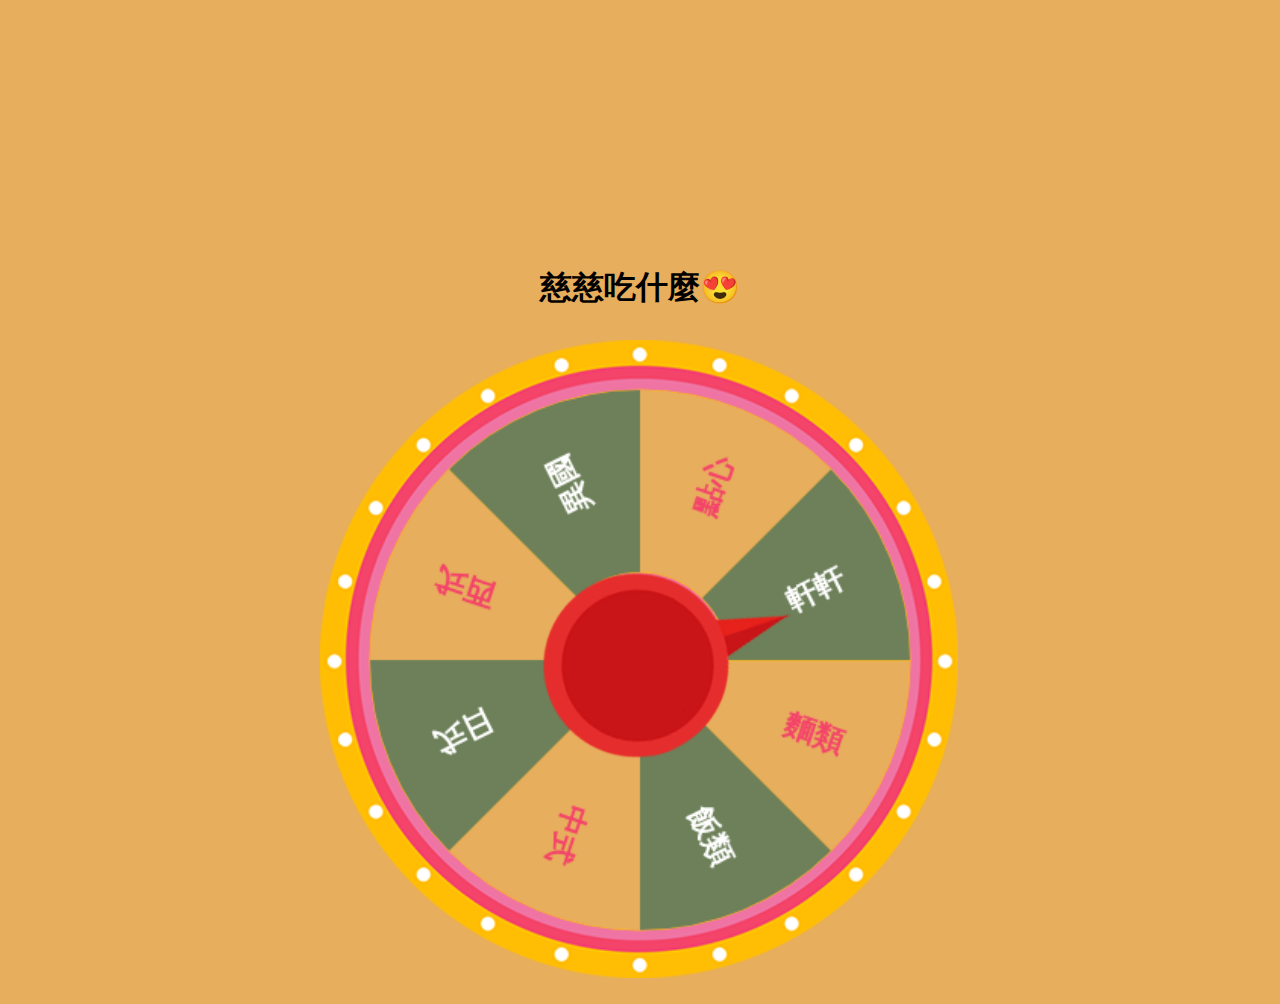
<file: food/index.html>
<!doctype html>
<html lang="en">

<head>
    <meta content="yes" name="apple-mobile-web-app-capable" />
    <meta content="yes" name="apple-touch-fullscreen" />
    <meta name="viewport" content="width=device-width, initial-scale=1, maximum-scale=1, user-scalable=no">
    <meta charset="UTF-8">
    <title>慈慈吃什麼</title>
    <link href="css/style.css" rel="stylesheet" type="text/css">
</head>

<body style="">
    <!-- main -->
    <div class="banner">
        <!--img src="images/title.png" alt="award rotation title" class="logo">-->
        <div style="text-align: center; margin-bottom: 20px; padding: 10px;"><H1>慈慈吃什麼😍</H1></div>
        <div class="turnplate">
            <canvas class="item" id="wheelcanvas" width="422px" height="422px"></canvas>
            <img class="pointer" src="images/turnplate-pointer2.png" alt="award rotation start" />
        </div>
    </div>

    <script type="text/javascript" src="js/zepto.min.js"></script>
    <script type="text/javascript" src="js/awardRotate.js"></script>
    <script type="text/javascript">

    // 轉盤區域
    var turnplate = {
        restaraunts: [], //大轉盤獎品名稱
        colors: [], //大轉盤獎品區塊對應背景顏色
        outsideRadius: 178, //大轉盤外圓的半徑
        textRadius: 145, //大轉盤獎品位置距離圓心的距離
        insideRadius: 58, //大轉盤內圓的半徑
        startAngle: 0, //開始角度

        bRotate: false //false:停止;ture:旋轉
    };

    $(document).ready(function() {
        //動態添加大轉盤的獎品與獎品區域背景顏色4927
        turnplate.restaraunts = ["麵類", "飯類", "中式", "日式", "西式", "異國", "點心", "軒軒"];
        turnplate.colors = ["#e7ae5d", "#6d8059", "#e7ae5d", "#6d8059", "#e7ae5d", "#6d8059", "#e7ae5d", "#6d8059"];


        var rotateTimeOut = function() {
            $('#wheelcanvas').rotate({
                angle: 0,
                animateTo: 2160,
                duration: 8000,
                callback: function() {
                    alert('喔NO~!');
                }
            });
        };

        //旋轉轉盤 item:獎品位置; txt：提示語;
        var rotateFn = function(item, txt) {
            var angles = item * (360 / turnplate.restaraunts.length) - (360 / (turnplate.restaraunts.length * 2)) - 72;
            if (angles < 270) {
                angles = 270 - angles;
            } else {
                angles = 360 - angles + 270;
            }
            $('#wheelcanvas').stopRotate();
            $('#wheelcanvas').rotate({
                angle: 0,
                animateTo: angles + 1800,
                duration: 8000,
                callback: function() {
                    //showMask();
                    alert('恭喜慈慈抽到: '+txt);
                    turnplate.bRotate = !turnplate.bRotate;
                }
            });
        };
        $('.pointer').click(function() {
            if (turnplate.bRotate) return;
            turnplate.bRotate = !turnplate.bRotate;
            //獲取隨機數
            var item = rnd(1, turnplate.restaraunts.length);
            //獎品數量等於10,指針落在對應獎品區域的中心角度[252, 216, 180, 144, 108, 72, 36, 360, 324, 288]
            rotateFn(item, turnplate.restaraunts[item - 1]);
        
        });
    });


    function rnd(n, m) {
        m = m + 1;
        var rnd = Math.floor(Math.random() * (m - n) + n);
        return rnd;
    }

    //頁面所有元素加載完畢後執行drawRouletteWheel()方法對轉盤進行渲染
    window.onload = function() {
        drawRouletteWheel();
    };

    function drawRouletteWheel() {
        var canvas = document.getElementById("wheelcanvas");
        if (canvas.getContext) {
            //根據獎品個數計算圓周角度
            var arc = Math.PI / (turnplate.restaraunts.length / 2);
            var ctx = canvas.getContext("2d");
            //在給定矩形內清空一個矩形
            //ctx.clearRect(0,0,422,422);
            //strokeStyle 屬性設置或返回用於筆觸的顏色、漸變或模式  
            ctx.strokeStyle = "#FFBE04";
            //font 屬性設置或返回畫布上文本內容的當前字體屬性
            ctx.font = '16px Microsoft YaHei';
            for (var i = 0; i < turnplate.restaraunts.length; i++) {
                var angle = turnplate.startAngle + i * arc;
                ctx.fillStyle = turnplate.colors[i];
                ctx.beginPath();
                //arc(x,y,r,起始角,結束角,繪制方向) 方法創建弧/曲線（用於創建圓或部分圓）    
                ctx.arc(211, 211, turnplate.outsideRadius, angle, angle + arc, false);
                ctx.arc(211, 211, turnplate.insideRadius, angle + arc, angle, true);
                ctx.stroke();
                ctx.fill();
                //鎖畫布(為了保存之前的畫布狀態)
                ctx.save();

                //----繪制獎品開始----
                ctx.fillStyle = "#fff";
                var text_allin = turnplate.restaraunts;
                console.log(text_allin.indexOf("8"));
                var text = turnplate.restaraunts[i];
                var line_height = 17;
                //translate方法重新映射畫布上的 (0,0) 位置
                ctx.translate(211 + Math.cos(angle + arc / 2) * turnplate.textRadius, 211 + Math.sin(angle + arc / 2) * turnplate.textRadius);
                console.log((angle + arc / 2 + Math.PI / 2));
                //rotate方法旋轉當前的繪圖
                ctx.rotate(angle + arc / 2 + Math.PI / 2 - 1.64); //-1.64定位

                /** 下面代碼根據獎品類型、獎品名稱長度渲染不同效果，如字體、顏色、圖片效果。(具體根據實際情況改變) **/
                if (text.length == 2 && i % 2 == 0) { //偶數位86
                    var texts = text.split("元");
                    texts[1] = "";
                    for (var j = 0; j < texts.length; j++) {
                        ctx.fillStyle = "#f4446a";
                        ctx.font = j == 0 ? 'bold 20px Microsoft YaHei' : 'bold 18px Microsoft YaHei';
                        ctx.textAlign = "center";
                        if (j == 0) {
                            ctx.fillText(texts[j], -ctx.measureText(texts[j]).width / 2, j * line_height + 6);
                        } else {
                            ctx.fillText(texts[j], 12, 5);
                        }
                    }
                } else if (text.length == 2 && i % 2 != 0) { //奇數位86
                    var texts = text.split("元");
                    texts[1] = "";
                    for (var j = 0; j < texts.length; j++) {
                        ctx.fillStyle = "#fff";
                        ctx.font = j == 0 ? 'bold 20px Microsoft YaHei' : 'bold 18px Microsoft YaHei';
                        ctx.textAlign = "center";
                        if (j == 0) {
                            ctx.fillText(texts[j], -ctx.measureText(texts[j]).width / 2, j * line_height + 6);
                        } else {
                            ctx.fillText(texts[j], 12, 5);
                        }
                    }
                } else if (i % 2 != 0) { //偶數位其他
                    var texts = text.split("元");
                    texts[2] = "";
                    for (var j = 0; j < texts.length; j++) {
                        ctx.font = j == 0 ? 'normal 28px Microsoft YaHei' : 'bold 18px Microsoft YaHei';
                        ctx.textAlign = "center";
                        if (j == 0) {
                            ctx.fillText(texts[j], -ctx.measureText(texts[j]).width / 2, j * line_height + 6);
                        } else {
                            ctx.fillText(texts[j], 12, 5);
                        }
                    }
                } else { //奇數位其他
                    var texts = text.split("元");
                    texts[2] = "";
                    ctx.fillStyle = "#f4446a";
                    for (var j = 0; j < texts.length; j++) {
                        ctx.font = j == 0 ? 'normal 28px Microsoft YaHei' : 'bold 18px Microsoft YaHei';
                        ctx.textAlign = "center";
                        if (j == 0) {
                            ctx.fillText(texts[j], -ctx.measureText(texts[j]).width / 2, j * line_height + 6);
                        } else {
                            ctx.fillText(texts[j], 12, 5);
                        }
                    }
                }
                //把當前畫布返回（調整）到上一個save()狀態之前 
                ctx.restore();
                //----繪制獎品結束----
            }
        }
    }
    </script>
</body>

</html>
</file>
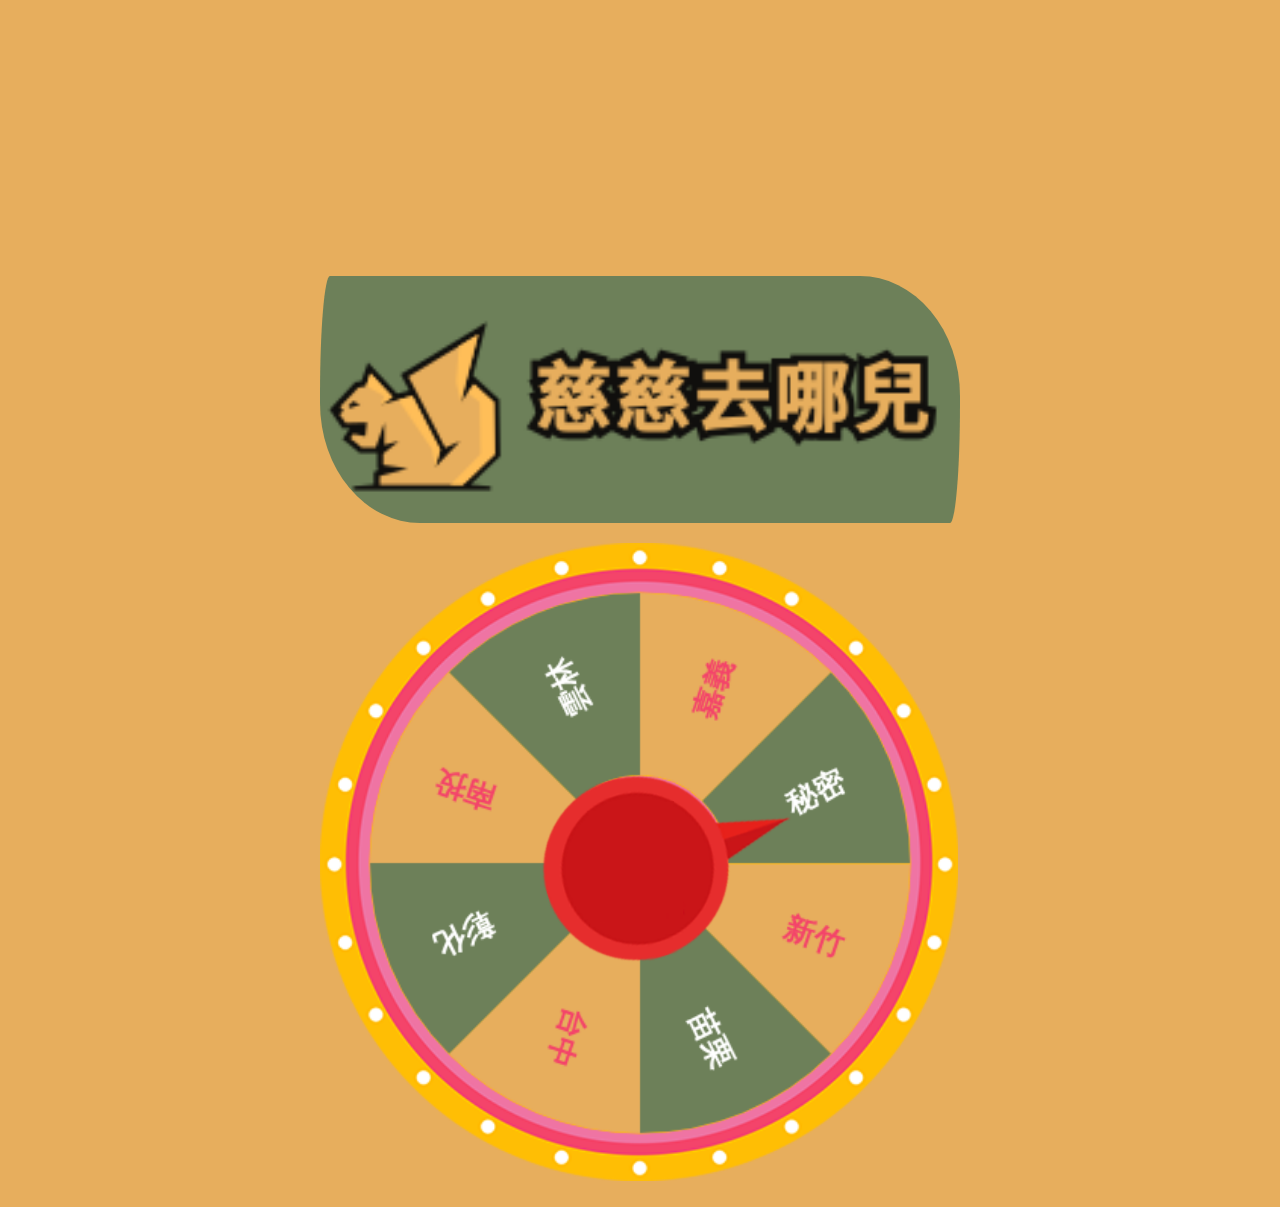
<file: love/index.html>
<!doctype html>
<html lang="en">

<head>
    <meta content="yes" name="apple-mobile-web-app-capable" />
    <meta content="yes" name="apple-touch-fullscreen" />
    <meta name="viewport" content="width=device-width, initial-scale=1, maximum-scale=1, user-scalable=no">
    <meta charset="UTF-8">
    <title>慈慈去哪ㄦ</title>
    <link href="css/style.css" rel="stylesheet" type="text/css">
</head>

<body style="">
    <!-- main -->
    <div class="banner">
        <img src="images/title.png" alt="award rotation title" class="logo">
        <div class="turnplate">
            <canvas class="item" id="wheelcanvas" width="422px" height="422px"></canvas>
            <img class="pointer" src="images/turnplate-pointer2.png" alt="award rotation start" />
        </div>
    </div>

    <script type="text/javascript" src="js/zepto.min.js"></script>
    <script type="text/javascript" src="js/awardRotate.js"></script>
    <script type="text/javascript">

    // 轉盤區域
    var turnplate = {
        restaraunts: [], //大轉盤獎品名稱
        colors: [], //大轉盤獎品區塊對應背景顏色
        outsideRadius: 178, //大轉盤外圓的半徑
        textRadius: 145, //大轉盤獎品位置距離圓心的距離
        insideRadius: 58, //大轉盤內圓的半徑
        startAngle: 0, //開始角度

        bRotate: false //false:停止;ture:旋轉
    };

    $(document).ready(function() {
        //動態添加大轉盤的獎品與獎品區域背景顏色4927
        turnplate.restaraunts = ["新竹", "苗栗", "台中", "彰化", "南投", "雲林", "嘉義", "秘密"];
        turnplate.colors = ["#e7ae5d", "#6d8059", "#e7ae5d", "#6d8059", "#e7ae5d", "#6d8059", "#e7ae5d", "#6d8059"];


        var rotateTimeOut = function() {
            $('#wheelcanvas').rotate({
                angle: 0,
                animateTo: 2160,
                duration: 8000,
                callback: function() {
                    alert('喔NO~!');
                }
            });
        };

        //旋轉轉盤 item:獎品位置; txt：提示語;
        var rotateFn = function(item, txt) {
            var angles = item * (360 / turnplate.restaraunts.length) - (360 / (turnplate.restaraunts.length * 2)) - 72;
            if (angles < 270) {
                angles = 270 - angles;
            } else {
                angles = 360 - angles + 270;
            }
            $('#wheelcanvas').stopRotate();
            $('#wheelcanvas').rotate({
                angle: 0,
                animateTo: angles + 1800,
                duration: 8000,
                callback: function() {
                    //showMask();
                    alert('恭喜慈慈抽到: '+txt);
                    turnplate.bRotate = !turnplate.bRotate;
                }
            });
        };
        $('.pointer').click(function() {
            if (turnplate.bRotate) return;
            turnplate.bRotate = !turnplate.bRotate;
            //獲取隨機數
            var item = rnd(1, turnplate.restaraunts.length);
            //獎品數量等於10,指針落在對應獎品區域的中心角度[252, 216, 180, 144, 108, 72, 36, 360, 324, 288]
            rotateFn(item, turnplate.restaraunts[item - 1]);
        
        });
    });


    function rnd(n, m) {
        m = m + 1;
        var rnd = Math.floor(Math.random() * (m - n) + n);
        return rnd;
    }

    //頁面所有元素加載完畢後執行drawRouletteWheel()方法對轉盤進行渲染
    window.onload = function() {
        drawRouletteWheel();
    };

    function drawRouletteWheel() {
        var canvas = document.getElementById("wheelcanvas");
        if (canvas.getContext) {
            //根據獎品個數計算圓周角度
            var arc = Math.PI / (turnplate.restaraunts.length / 2);
            var ctx = canvas.getContext("2d");
            //在給定矩形內清空一個矩形
            //ctx.clearRect(0,0,422,422);
            //strokeStyle 屬性設置或返回用於筆觸的顏色、漸變或模式  
            ctx.strokeStyle = "#FFBE04";
            //font 屬性設置或返回畫布上文本內容的當前字體屬性
            ctx.font = '16px Microsoft YaHei';
            for (var i = 0; i < turnplate.restaraunts.length; i++) {
                var angle = turnplate.startAngle + i * arc;
                ctx.fillStyle = turnplate.colors[i];
                ctx.beginPath();
                //arc(x,y,r,起始角,結束角,繪制方向) 方法創建弧/曲線（用於創建圓或部分圓）    
                ctx.arc(211, 211, turnplate.outsideRadius, angle, angle + arc, false);
                ctx.arc(211, 211, turnplate.insideRadius, angle + arc, angle, true);
                ctx.stroke();
                ctx.fill();
                //鎖畫布(為了保存之前的畫布狀態)
                ctx.save();

                //----繪制獎品開始----
                ctx.fillStyle = "#fff";
                var text_allin = turnplate.restaraunts;
                console.log(text_allin.indexOf("8"));
                var text = turnplate.restaraunts[i];
                var line_height = 17;
                //translate方法重新映射畫布上的 (0,0) 位置
                ctx.translate(211 + Math.cos(angle + arc / 2) * turnplate.textRadius, 211 + Math.sin(angle + arc / 2) * turnplate.textRadius);
                console.log((angle + arc / 2 + Math.PI / 2));
                //rotate方法旋轉當前的繪圖
                ctx.rotate(angle + arc / 2 + Math.PI / 2 - 1.64); //-1.64定位

                /** 下面代碼根據獎品類型、獎品名稱長度渲染不同效果，如字體、顏色、圖片效果。(具體根據實際情況改變) **/
                if (text.length == 2 && i % 2 == 0) { //偶數位86
                    var texts = text.split("元");
                    texts[1] = "";
                    for (var j = 0; j < texts.length; j++) {
                        ctx.fillStyle = "#f4446a";
                        ctx.font = j == 0 ? 'bold 20px Microsoft YaHei' : 'bold 18px Microsoft YaHei';
                        ctx.textAlign = "center";
                        if (j == 0) {
                            ctx.fillText(texts[j], -ctx.measureText(texts[j]).width / 2, j * line_height + 6);
                        } else {
                            ctx.fillText(texts[j], 12, 5);
                        }
                    }
                } else if (text.length == 2 && i % 2 != 0) { //奇數位86
                    var texts = text.split("元");
                    texts[1] = "";
                    for (var j = 0; j < texts.length; j++) {
                        ctx.fillStyle = "#fff";
                        ctx.font = j == 0 ? 'bold 20px Microsoft YaHei' : 'bold 18px Microsoft YaHei';
                        ctx.textAlign = "center";
                        if (j == 0) {
                            ctx.fillText(texts[j], -ctx.measureText(texts[j]).width / 2, j * line_height + 6);
                        } else {
                            ctx.fillText(texts[j], 12, 5);
                        }
                    }
                } else if (i % 2 != 0) { //偶數位其他
                    var texts = text.split("元");
                    texts[2] = "";
                    for (var j = 0; j < texts.length; j++) {
                        ctx.font = j == 0 ? 'normal 28px Microsoft YaHei' : 'bold 18px Microsoft YaHei';
                        ctx.textAlign = "center";
                        if (j == 0) {
                            ctx.fillText(texts[j], -ctx.measureText(texts[j]).width / 2, j * line_height + 6);
                        } else {
                            ctx.fillText(texts[j], 12, 5);
                        }
                    }
                } else { //奇數位其他
                    var texts = text.split("元");
                    texts[2] = "";
                    ctx.fillStyle = "#f4446a";
                    for (var j = 0; j < texts.length; j++) {
                        ctx.font = j == 0 ? 'normal 28px Microsoft YaHei' : 'bold 18px Microsoft YaHei';
                        ctx.textAlign = "center";
                        if (j == 0) {
                            ctx.fillText(texts[j], -ctx.measureText(texts[j]).width / 2, j * line_height + 6);
                        } else {
                            ctx.fillText(texts[j], 12, 5);
                        }
                    }
                }
                //把當前畫布返回（調整）到上一個save()狀態之前 
                ctx.restore();
                //----繪制獎品結束----
            }
        }
    }
    </script>
</body>

</html>
</file>
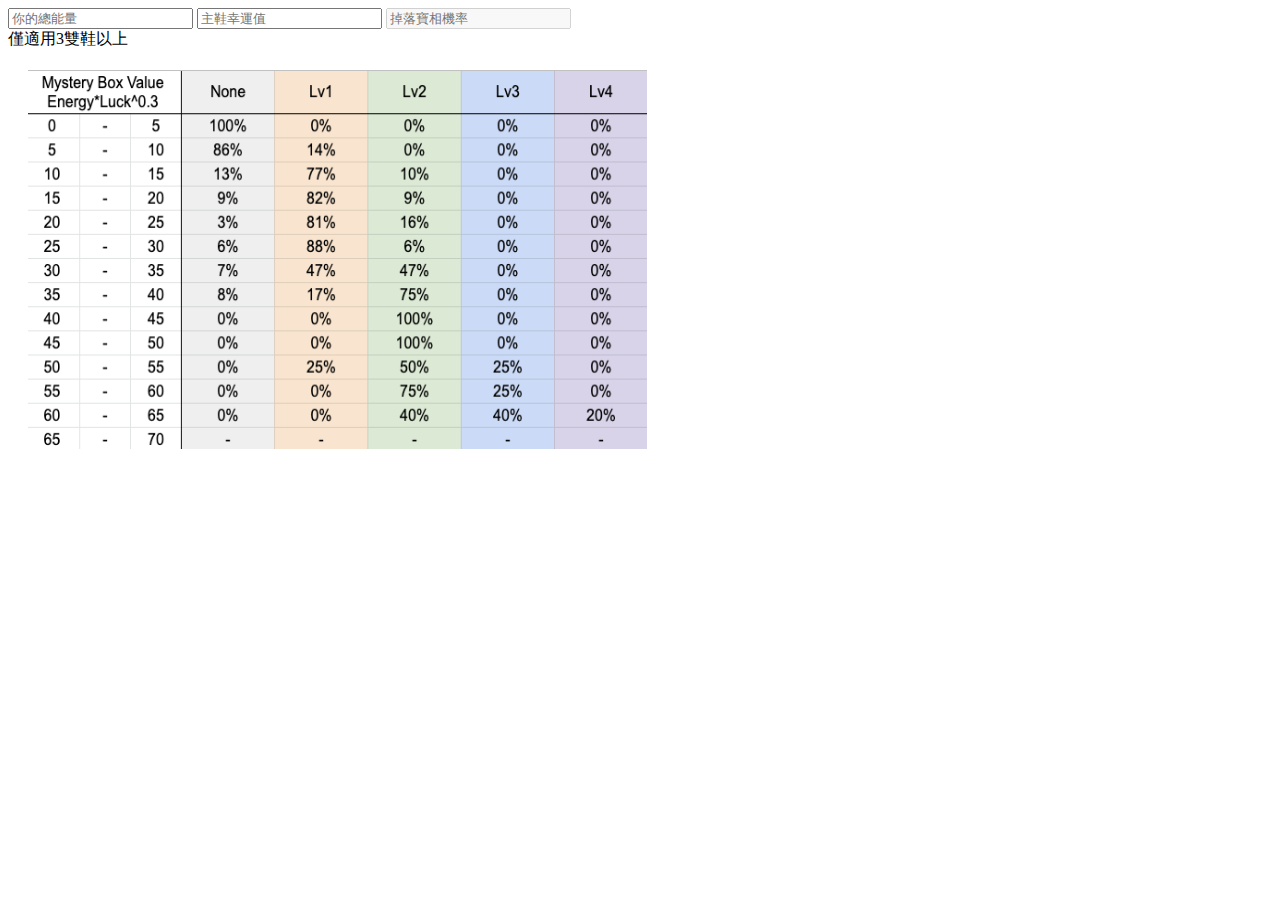
<file: shoes/index.html>
<!doctype html>
<html lang="en">

<head>
    <meta content="yes" name="apple-mobile-web-app-capable" />
    <meta content="yes" name="apple-touch-fullscreen" />
    <meta name="viewport" content="width=device-width, initial-scale=1, maximum-scale=1, user-scalable=no">
    <meta charset="UTF-8">
    <title>鞋鞋STEPN計算機</title>
</head>

<body style="">
    <!-- main -->
    <input type="text" name="energy" placeholder="你的總能量">

    <input type="text" name="luck" placeholder="主鞋幸運值">

    <input type="text" name="rate" placeholder="掉落寶相機率" readonly disabled>
    <div>僅適用3雙鞋以上</div>

    <div style="padding:20px">
        <img src="ppp.png">
    </div>

    <script src="https://cdnjs.cloudflare.com/ajax/libs/jquery/3.6.0/jquery.min.js" crossorigin="anonymous" referrerpolicy="no-referrer"></script>
    <script type="text/javascript">

        $(`input[name=energy], input[name=luck]`).on('change', function(){

            let energy = parseInt($(`input[name=energy]`).val());
            let luck = parseInt($(`input[name=luck]`).val());

            let rate = energy * Math.pow(luck, 0.3);

            if(isNaN(rate)){
                return false;
            }

            $(`input[name=rate]`).val(rate);

        });
    </script>
</body>

</html>
</file>
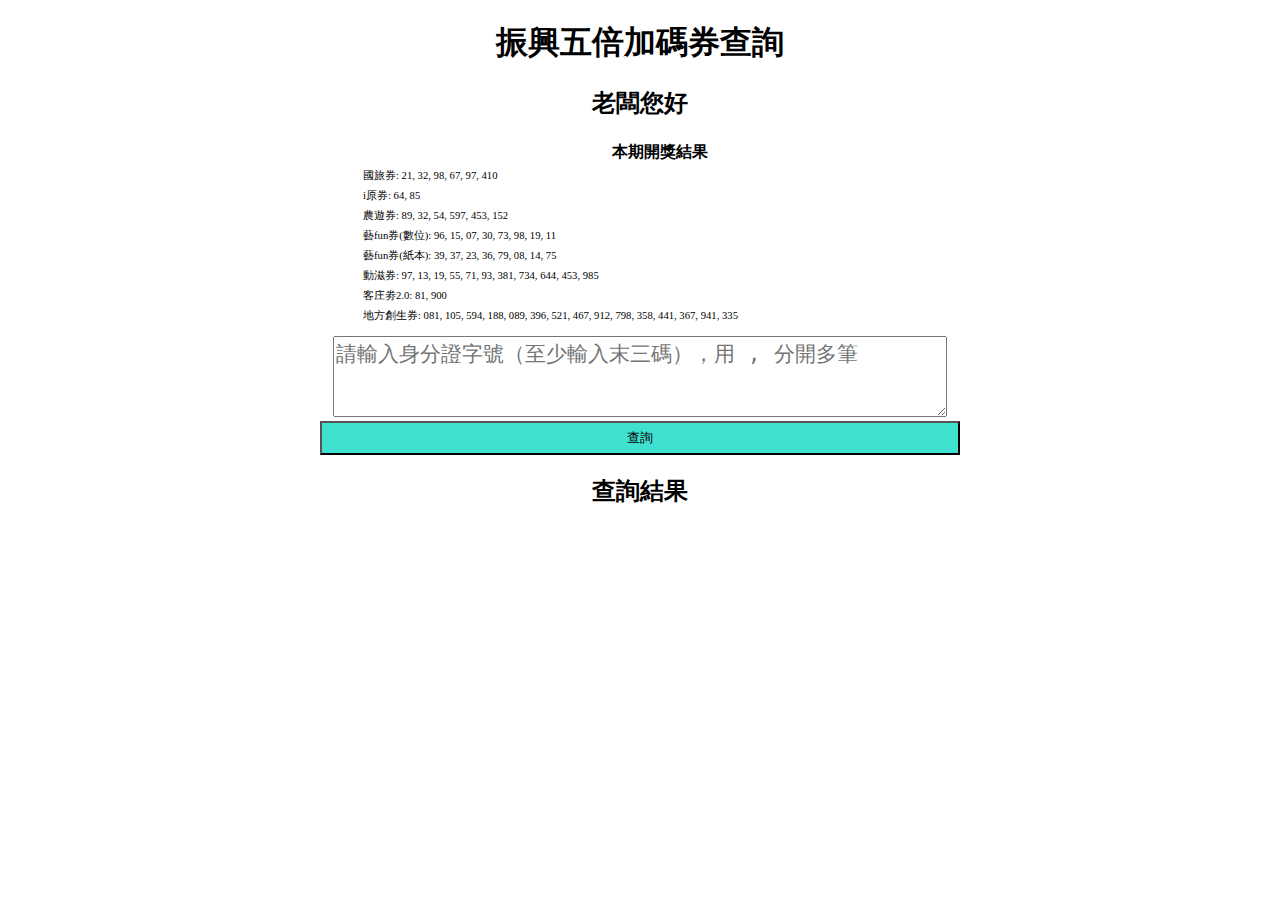
<file: 5000.html>
<!DOCTYPE html>
<html>
   <head>
      <meta http-equiv="Content-Type" content="text/html; charset=UTF-8">
      <title>振興五倍加碼券</title>
      <meta name="viewport" content="width=device-width,initial-scale=1,maximum-scale=1">
      <style>
            body{
                width:50%;
                margin:auto
            }
            button{
               background: #40e0d0;
                width:100%;
                height:25pt
            }
            .main{
                text-align:center
            }
            .main textarea{
                width:95%;
                font-size:16pt
            }
            .result-title{
                text-align:center
            }
            .footer{
                color:#696969;
                text-align:center;
                margin:20pt auto
            }
            .list{
               font-size: 8pt;
               list-style-type: none;
               text-align: left;
            }
            .list li{
               padding: 3px;
            }
            #result{
                margin-bottom:20pt
            }
            @media only screen and (max-device-width :375px){
                body{
                    width:95%
                }
            }
            @media only screen and (min-device-width :375px) and (max-device-width :667px){
                body{
                    width:75%
                }
            }
   </style>
   </head>
   <body>
      <div class="main">
         <h1>振興五倍加碼券查詢</h1>
         <h2>老闆您好</h2>
         <ul class="list">
            <li style="text-align: center;font-weight: 900; font-size:12pt">本期開獎結果</li>
            <li>國旅券: 21, 32, 98, 67, 97, 410</li>
            <li>i原券: 64, 85</li>
            <li>農遊券: 89, 32, 54, 597, 453, 152</li>
            <li>藝fun券(數位): 96, 15, 07, 30, 73, 98, 19, 11</li>
            <li>藝fun券(紙本): 39, 37, 23, 36, 79, 08, 14, 75</li>
            <li>動滋券: 97, 13, 19, 55, 71, 93, 381, 734, 644, 453, 985</li>
            <li>客庄劵2.0: 81, 900</li>
            <li>地方創生券: 081, 105, 594, 188, 089, 396, 521, 467, 912, 798, 358, 441, 367, 941, 335</li>
         </ul>
         <div><textarea id="uid" rows="3" placeholder="請輸入身分證字號（至少輸入末三碼），用 , 分開多筆"></textarea></div>
         <div><button onclick="query()">查詢</button></div>
      </div>
      <div>
         <h2 class="result-title">查詢結果</h2>
         <div id="result"></div>
      </div>
      <div class="footer"></div>
   </body>
</html>

 <script>
      let coupons = [{
           name: "國旅券",
           codes: ["21", "32", "98", "67", "97", "410"]
       }, {
           name: "i原券",
           codes: ["64", "85"]
       }, {
           name: "農遊券",
           codes: ["89", "32", "54", "597", "453", "152"]
       }, {
           name: "藝fun券(數位)",
           codes: ["96", "15", "07", "30", "73", "98", "19", "11"]
       }, {
           name: "藝fun券(紙本)",
           codes: ["39", "37", "23", "36", "79", "08", "14", "75"]
       }, {
           name: "動滋券",
           codes: ["97", "13", "19", "55", "71", "93", "381", "734", "644", "453", "985"]
       }, {
           name: "客庄劵2.0",
           codes: ["81", "900"]
       }, {
           name: "地方創生券",
           codes: ["081", "105", "594", "188", "089", "396", "521", "467", "912", "798", "358", "441", "367", "941", "335"]
       }],
       rs = [],
       search = (e, n) => {
           let l = [];
           return e.map(t => {
               let d = [];
               n.map(n => {
                   n.codes.map(e => {
                       t.slice(-e.length) === e && d.push(`${n.name}[${e}]`)
                   })
               }), l.push({
                   id: t,
                   winning: d
               })
           }), l
       };


   function render(e) {
       let d = document.getElementById("result");
       d.innerHTML = "", e.map(e => {
           let n = document.createElement("h3");
           n.appendChild(document.createTextNode(e.id)), d.appendChild(n);
           let t = document.createElement("span");
           e = 0 < e.winning.length ? `恭喜，中：${e.winning.join(", ")}` : "哭了，都沒中";
           t.appendChild(document.createTextNode(e)), d.appendChild(t)
       });
   }

   function query() {
       let e = document.getElementById("uid");
       e.style.display = null;
       let n = e.value.split(",");
       n = n.map(e => e.trim()), rs = search(n, coupons), render(rs)
   }

</script>
</file>
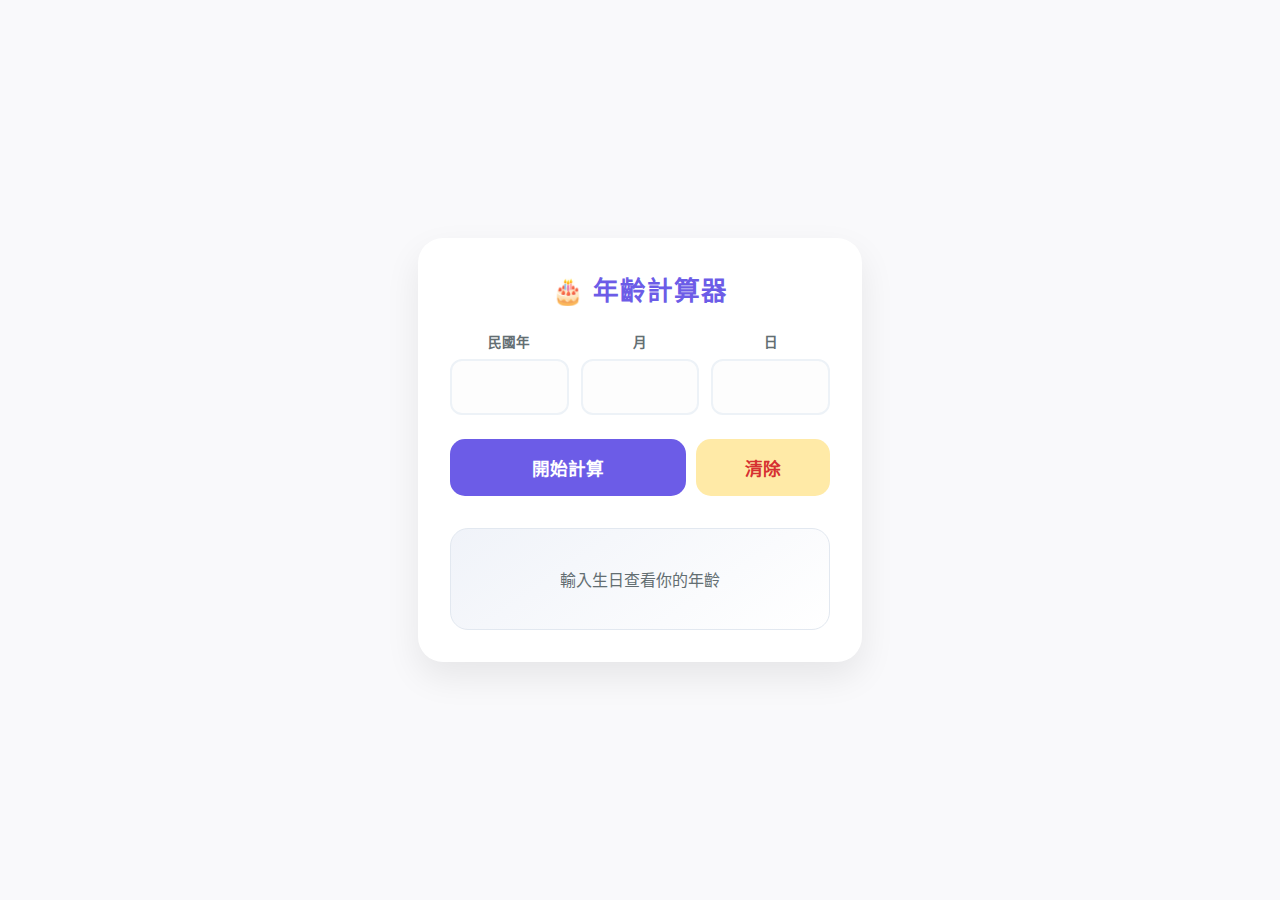
<file: age.html>
<!DOCTYPE html>
<html lang="zh-TW">
<head>
    <meta charset="UTF-8">
    <meta name="viewport" content="width=device-width, initial-scale=1.0">
    <title>年齡計算器</title>
    <style>
        :root {
            --primary-color: #6c5ce7;
            --secondary-color: #a29bfe;
            --clear-color: #fab1a0;
            --bg-color: #f9f9fb;
            --card-bg: #ffffff;
            --text-color: #2d3436;
        }

        body {
            font-family: -apple-system, BlinkMacSystemFont, "Segoe UI", Roboto, "Helvetica Neue", Arial, sans-serif;
            background-color: var(--bg-color);
            color: var(--text-color);
            display: flex;
            justify-content: center;
            align-items: center;
            height: 100vh;
            margin: 0;
        }

        .container {
            background-color: var(--card-bg);
            padding: 2rem;
            border-radius: 25px;
            box-shadow: 0 15px 35px rgba(0,0,0,0.08);
            width: 85%;
            max-width: 380px;
            text-align: center;
        }

        h2 {
            margin-top: 0;
            margin-bottom: 1.5rem;
            color: var(--primary-color);
            font-size: 1.6rem;
            letter-spacing: 1px;
        }

        .input-group {
            display: flex;
            gap: 12px;
            margin-bottom: 1.5rem;
        }

        .input-box {
            flex: 1;
        }

        label {
            display: block;
            font-size: 0.85rem;
            margin-bottom: 8px;
            color: #636e72;
            font-weight: bold;
        }

        input {
            width: 100%;
            padding: 15px 0;
            border: 2px solid #edf2f7;
            border-radius: 12px;
            font-size: 1.2rem;
            text-align: center;
            outline: none;
            transition: all 0.3s;
            background-color: #fdfdfd;
            box-sizing: border-box;
            -webkit-appearance: none;
        }

        input:focus {
            border-color: var(--primary-color);
            background-color: #fff;
            box-shadow: 0 0 0 4px rgba(108, 92, 231, 0.1);
        }

        .btn-group {
            display: flex;
            gap: 10px;
        }

        button {
            flex: 2;
            padding: 16px;
            background-color: var(--primary-color);
            color: white;
            border: none;
            border-radius: 15px;
            font-size: 1.1rem;
            font-weight: bold;
            cursor: pointer;
            transition: all 0.2s;
        }

        button.btn-clear {
            flex: 1;
            background-color: #ffeaa7;
            color: #d63031;
        }

        button:active {
            transform: scale(0.95);
        }

        #result {
            margin-top: 2rem;
            padding: 20px 15px;
            border-radius: 18px;
            background: linear-gradient(145deg, #f0f3f9, #ffffff);
            min-height: 60px;
            display: flex;
            align-items: center;
            justify-content: center;
            font-size: 1rem;
            color: #636e72;
            border: 1px solid #e2e8f0;
        }

        .highlight {
            color: var(--primary-color);
            font-size: 1.5rem;
            font-weight: 800;
            margin: 0 4px;
        }
    </style>
</head>
<body>

<div class="container">
    <h2>🎂 年齡計算器</h2>
    
    <div class="input-group">
        <div class="input-box">
            <label>民國年</label>
            <input type="number" id="rocYear" placeholder="" pattern="\d*" inputmode="numeric">
        </div>
        <div class="input-box">
            <label>月</label>
            <input type="number" id="month" placeholder="" min="1" max="12" pattern="\d*" inputmode="numeric">
        </div>
        <div class="input-box">
            <label>日</label>
            <input type="number" id="day" placeholder="" min="1" max="31" pattern="\d*" inputmode="numeric">
        </div>
    </div>

    <div class="btn-group">
        <button onclick="calculateAge()">開始計算</button>
        <button class="btn-clear" onclick="clearAll()">清除</button>
    </div>

    <div id="result">輸入生日查看你的年齡</div>
</div>

<script>
    function calculateAge() {
        const rYearInput = document.getElementById('rocYear').value;
        const monthInput = document.getElementById('month').value;
        const dayInput = document.getElementById('day').value;

        if (!rYearInput || !monthInput || !dayInput) {
            alert("請填寫完整的年月日唷！");
            return;
        }

        const rYear = parseInt(rYearInput);
        const month = parseInt(monthInput) - 1; 
        const day = parseInt(dayInput);

        const birthDate = new Date(rYear + 1911, month, day);
        const today = new Date();

        if (birthDate.getMonth() !== month || birthDate.getDate() !== day) {
            alert("日期好像不太對，請檢查一下！");
            return;
        }

        let years = today.getFullYear() - birthDate.getFullYear();
        let months = today.getMonth() - birthDate.getMonth();
        let days = today.getDate() - birthDate.getDate();

        if (days < 0) {
            months--;
        }

        if (months < 0) {
            years--;
            months += 12;
        }

        const resultDiv = document.getElementById('result');
        
        if (years < 0) {
            resultDiv.innerHTML = "這個日期還沒出生喔！🐣";
        } else {
            resultDiv.innerHTML = `你的年齡是...<br><span class="highlight">${years}</span> 歲又 <span class="highlight">${months}</span> 個月！`;
        }
    }

    function clearAll() {
        document.getElementById('rocYear').value = '';
        document.getElementById('month').value = '';
        document.getElementById('day').value = '';
        document.getElementById('result').innerHTML = '輸入生日查看你的年齡';
    }
</script>

</body>
</html>
</file>
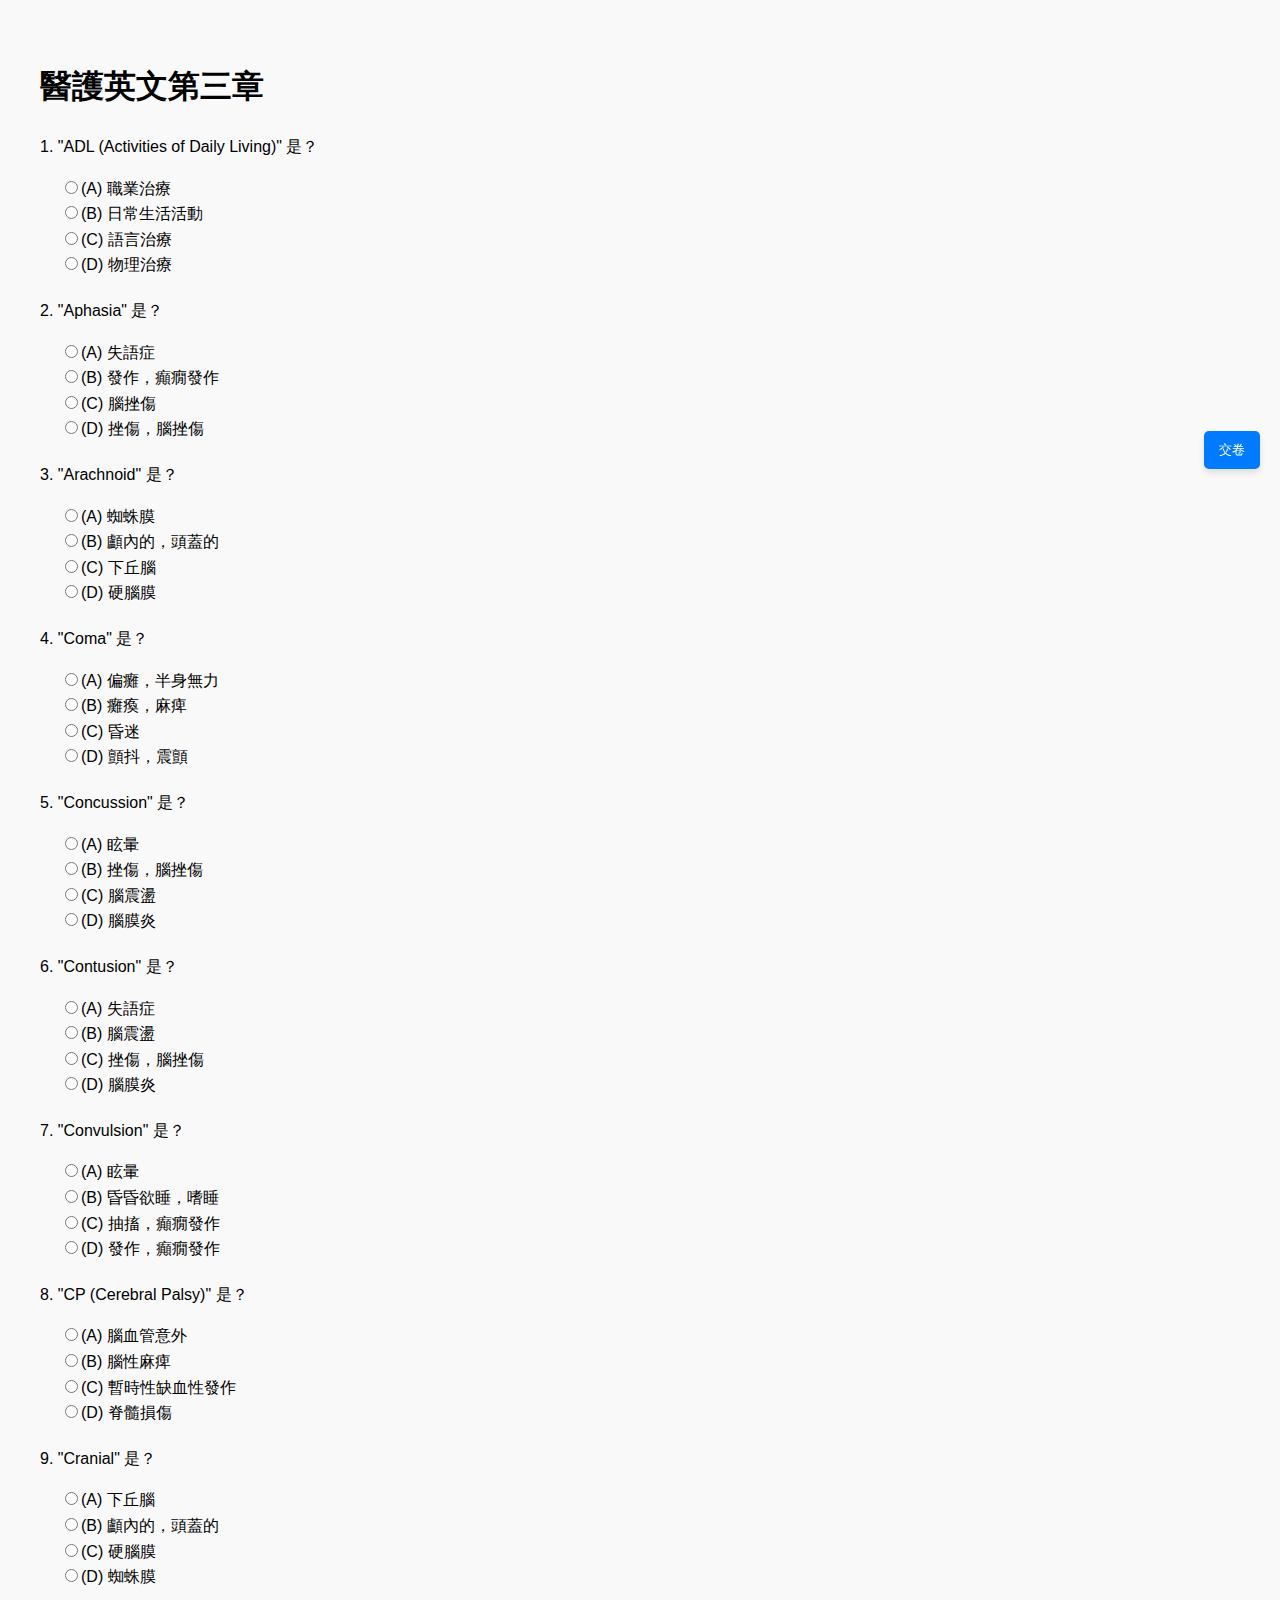
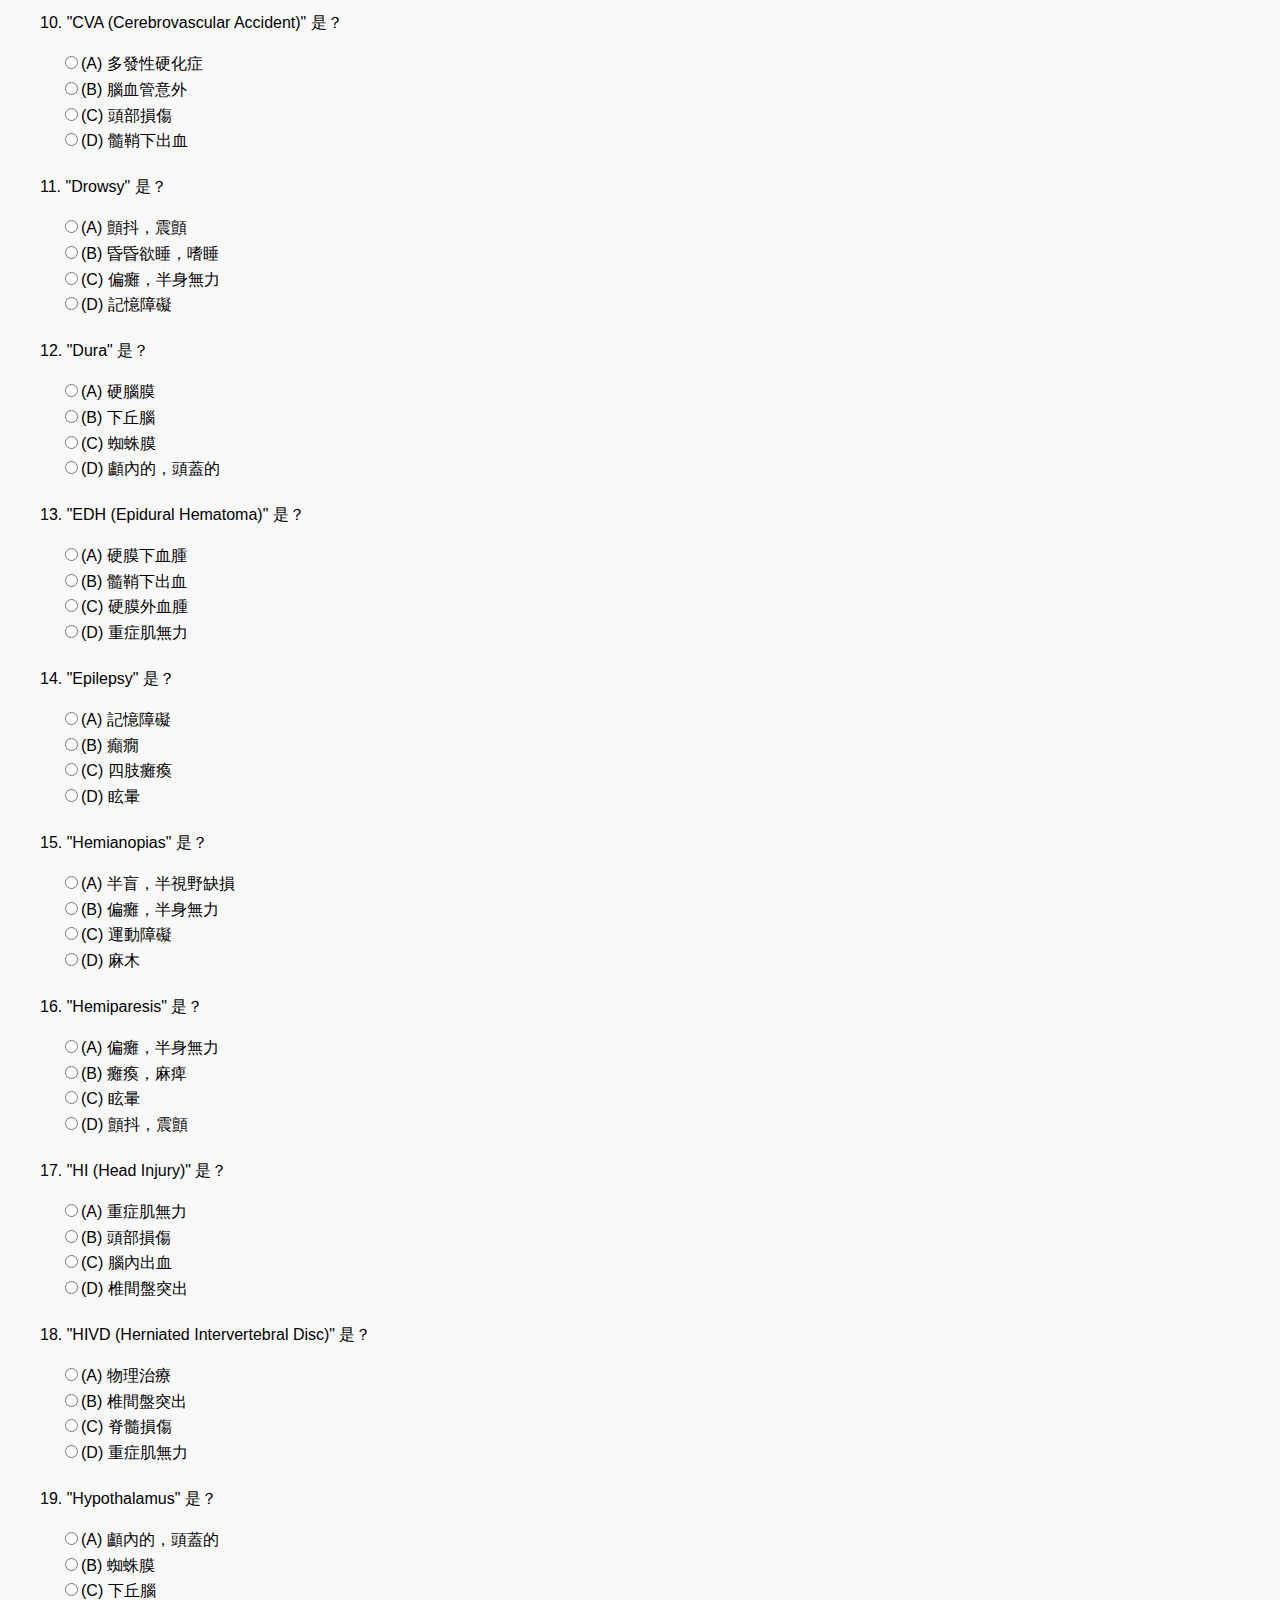
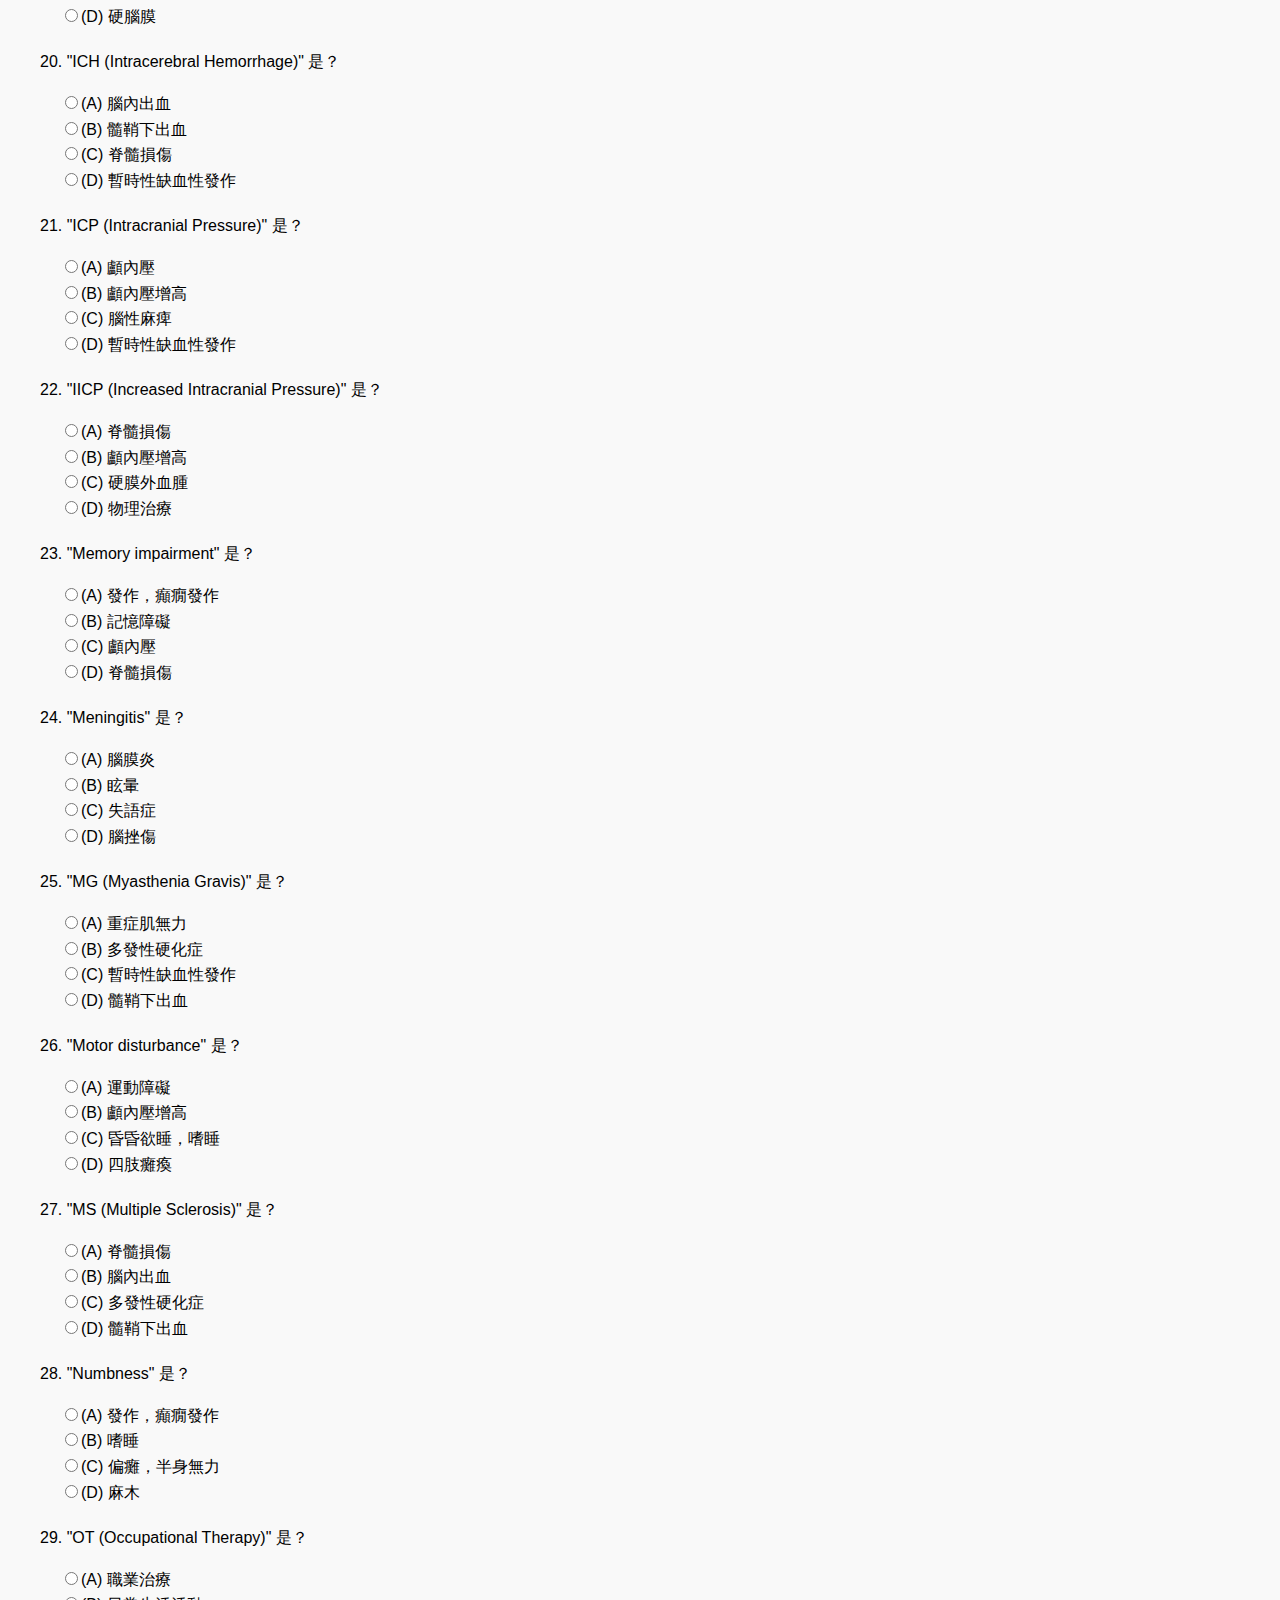
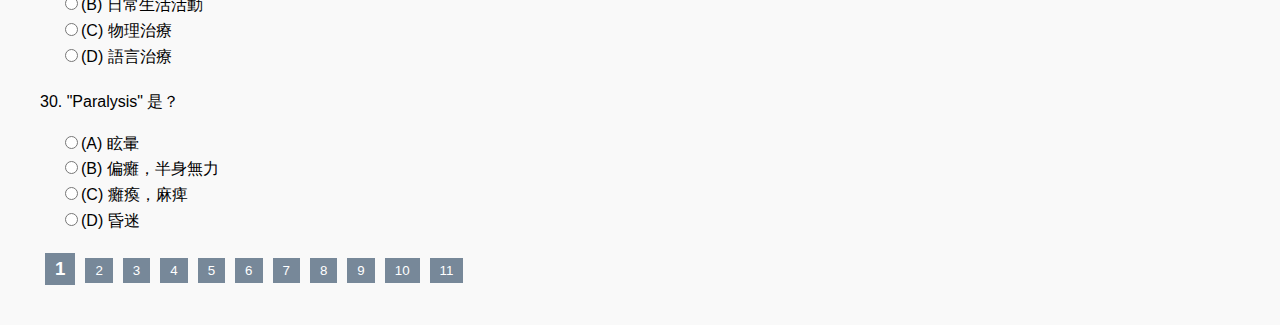
<file: test.html>
<!DOCTYPE html>
<html lang="en">
<head>
    <meta charset="UTF-8">
    <meta name="viewport" content="width=device-width, initial-scale=1.0">
    <title>醫護英文第三章</title>
    <style>
        body {
            font-family: Arial, sans-serif;
            line-height: 1.6;
            margin: 20px;
            padding: 20px;
            background-color: #f9f9f9;
        }
        .question {
            margin-bottom: 20px;
        }
        .options {
            margin-left: 20px;
        }
        .result {
            margin-top: 10px;
            font-weight: bold;
        }
        .pagination {
            margin-top: 20px;
        }
        .pagination button {
            margin: 0 5px;
            padding: 5px 10px;
            background-color: lightslategrey;
            color: white;
            border: none;
            cursor: pointer;
        }
        .pagination button.disabled {
            background-color: #cccccc;
            cursor: not-allowed;
        }
        .fixed-button {
            position: fixed;
            right: 20px; /* 距離右側 20px */
            top: 50%; /* 垂直居中 */
            transform: translateY(-50%); /* 確保按鈕中心對齊畫面中間 */
            padding: 10px 15px;
            background-color: #007BFF;
            color: white;
            border: none;
            border-radius: 5px;
            cursor: pointer;
            box-shadow: 0 4px 6px rgba(0, 0, 0, 0.1);
        }
    </style>
</head>
<body>
    <h1>醫護英文第三章</h1>
    <div id="quiz-container"></div>
    <div class="pagination" id="pagination-container"></div>
    <script>
        const questions = [{'term': 'ADL (Activities of Daily Living)', 'question': '"ADL (Activities of Daily Living)" 是？', 'options': ['(A) 職業治療', '(B) 日常生活活動', '(C) 語言治療', '(D) 物理治療'], 'correct': 1}, {'term': 'Aphasia', 'question': '"Aphasia" 是？', 'options': ['(A) 失語症', '(B) 發作，癲癇發作', '(C) 腦挫傷', '(D) 挫傷，腦挫傷'], 'correct': 0}, {'term': 'Arachnoid', 'question': '"Arachnoid" 是？', 'options': ['(A) 蜘蛛膜', '(B) 顱內的，頭蓋的', '(C) 下丘腦', '(D) 硬腦膜'], 'correct': 0}, {'term': 'Coma', 'question': '"Coma" 是？', 'options': ['(A) 偏癱，半身無力', '(B) 癱瘓，麻痺', '(C) 昏迷', '(D) 顫抖，震顫'], 'correct': 2}, {'term': 'Concussion', 'question': '"Concussion" 是？', 'options': ['(A) 眩暈', '(B) 挫傷，腦挫傷', '(C) 腦震盪', '(D) 腦膜炎'], 'correct': 2}, {'term': 'Contusion', 'question': '"Contusion" 是？', 'options': ['(A) 失語症', '(B) 腦震盪', '(C) 挫傷，腦挫傷', '(D) 腦膜炎'], 'correct': 2}, {'term': 'Convulsion', 'question': '"Convulsion" 是？', 'options': ['(A) 眩暈', '(B) 昏昏欲睡，嗜睡', '(C) 抽搐，癲癇發作', '(D) 發作，癲癇發作'], 'correct': 2}, {'term': 'CP (Cerebral Palsy)', 'question': '"CP (Cerebral Palsy)" 是？', 'options': ['(A) 腦血管意外', '(B) 腦性麻痺', '(C) 暫時性缺血性發作', '(D) 脊髓損傷'], 'correct': 1}, {'term': 'Cranial', 'question': '"Cranial" 是？', 'options': ['(A) 下丘腦', '(B) 顱內的，頭蓋的', '(C) 硬腦膜', '(D) 蜘蛛膜'], 'correct': 1}, {'term': 'CVA (Cerebrovascular Accident)', 'question': '"CVA (Cerebrovascular Accident)" 是？', 'options': ['(A) 多發性硬化症', '(B) 腦血管意外', '(C) 頭部損傷', '(D) 髓鞘下出血'], 'correct': 1}, {'term': 'Drowsy', 'question': '"Drowsy" 是？', 'options': ['(A) 顫抖，震顫', '(B) 昏昏欲睡，嗜睡', '(C) 偏癱，半身無力', '(D) 記憶障礙'], 'correct': 1}, {'term': 'Dura', 'question': '"Dura" 是？', 'options': ['(A) 硬腦膜', '(B) 下丘腦', '(C) 蜘蛛膜', '(D) 顱內的，頭蓋的'], 'correct': 0}, {'term': 'EDH (Epidural Hematoma)', 'question': '"EDH (Epidural Hematoma)" 是？', 'options': ['(A) 硬膜下血腫', '(B) 髓鞘下出血', '(C) 硬膜外血腫', '(D) 重症肌無力'], 'correct': 2}, {'term': 'Epilepsy', 'question': '"Epilepsy" 是？', 'options': ['(A) 記憶障礙', '(B) 癲癇', '(C) 四肢癱瘓', '(D) 眩暈'], 'correct': 1}, {'term': 'Hemianopias', 'question': '"Hemianopias" 是？', 'options': ['(A) 半盲，半視野缺損', '(B) 偏癱，半身無力', '(C) 運動障礙', '(D) 麻木'], 'correct': 0}, {'term': 'Hemiparesis', 'question': '"Hemiparesis" 是？', 'options': ['(A) 偏癱，半身無力', '(B) 癱瘓，麻痺', '(C) 眩暈', '(D) 顫抖，震顫'], 'correct': 0}, {'term': 'HI (Head Injury)', 'question': '"HI (Head Injury)" 是？', 'options': ['(A) 重症肌無力', '(B) 頭部損傷', '(C) 腦內出血', '(D) 椎間盤突出'], 'correct': 1}, {'term': 'HIVD (Herniated Intervertebral Disc)', 'question': '"HIVD (Herniated Intervertebral Disc)" 是？', 'options': ['(A) 物理治療', '(B) 椎間盤突出', '(C) 脊髓損傷', '(D) 重症肌無力'], 'correct': 1}, {'term': 'Hypothalamus', 'question': '"Hypothalamus" 是？', 'options': ['(A) 顱內的，頭蓋的', '(B) 蜘蛛膜', '(C) 下丘腦', '(D) 硬腦膜'], 'correct': 2}, {'term': 'ICH (Intracerebral Hemorrhage)', 'question': '"ICH (Intracerebral Hemorrhage)" 是？', 'options': ['(A) 腦內出血', '(B) 髓鞘下出血', '(C) 脊髓損傷', '(D) 暫時性缺血性發作'], 'correct': 0}, {'term': 'ICP (Intracranial Pressure)', 'question': '"ICP (Intracranial Pressure)" 是？', 'options': ['(A) 顱內壓', '(B) 顱內壓增高', '(C) 腦性麻痺', '(D) 暫時性缺血性發作'], 'correct': 0}, {'term': 'IICP (Increased Intracranial Pressure)', 'question': '"IICP (Increased Intracranial Pressure)" 是？', 'options': ['(A) 脊髓損傷', '(B) 顱內壓增高', '(C) 硬膜外血腫', '(D) 物理治療'], 'correct': 1}, {'term': 'Memory impairment', 'question': '"Memory impairment" 是？', 'options': ['(A) 發作，癲癇發作', '(B) 記憶障礙', '(C) 顱內壓', '(D) 脊髓損傷'], 'correct': 1}, {'term': 'Meningitis', 'question': '"Meningitis" 是？', 'options': ['(A) 腦膜炎', '(B) 眩暈', '(C) 失語症', '(D) 腦挫傷'], 'correct': 0}, {'term': 'MG (Myasthenia Gravis)', 'question': '"MG (Myasthenia Gravis)" 是？', 'options': ['(A) 重症肌無力', '(B) 多發性硬化症', '(C) 暫時性缺血性發作', '(D) 髓鞘下出血'], 'correct': 0}, {'term': 'Motor disturbance', 'question': '"Motor disturbance" 是？', 'options': ['(A) 運動障礙', '(B) 顱內壓增高', '(C) 昏昏欲睡，嗜睡', '(D) 四肢癱瘓'], 'correct': 0}, {'term': 'MS (Multiple Sclerosis)', 'question': '"MS (Multiple Sclerosis)" 是？', 'options': ['(A) 脊髓損傷', '(B) 腦內出血', '(C) 多發性硬化症', '(D) 髓鞘下出血'], 'correct': 2}, {'term': 'Numbness', 'question': '"Numbness" 是？', 'options': ['(A) 發作，癲癇發作', '(B) 嗜睡', '(C) 偏癱，半身無力', '(D) 麻木'], 'correct': 3}, {'term': 'OT (Occupational Therapy)', 'question': '"OT (Occupational Therapy)" 是？', 'options': ['(A) 職業治療', '(B) 日常生活活動', '(C) 物理治療', '(D) 語言治療'], 'correct': 0}, {'term': 'Paralysis', 'question': '"Paralysis" 是？', 'options': ['(A) 眩暈', '(B) 偏癱，半身無力', '(C) 癱瘓，麻痺', '(D) 昏迷'], 'correct': 2}, {'term': 'PT (Physical Therapy)', 'question': '"PT (Physical Therapy)" 是？', 'options': ['(A) 物理治療', '(B) 職業治療', '(C) 語言治療', '(D) 日常生活活動'], 'correct': 0}, {'term': 'Quadriplegia', 'question': '"Quadriplegia" 是？', 'options': ['(A) 四肢癱瘓', '(B) 顫抖，震顫', '(C) 發作，癲癇發作', '(D) 嗜睡'], 'correct': 0}, {'term': 'SAH (Subarachnoid Hemorrhage)', 'question': '"SAH (Subarachnoid Hemorrhage)" 是？', 'options': ['(A) 蜘蛛膜下腔出血', '(B) 髓鞘下出血', '(C) 腦性麻痺', '(D) 體外衝擊波碎石術'], 'correct': 0}, {'term': 'SCI (Spinal Cord Injury)', 'question': '"SCI (Spinal Cord Injury)" 是？', 'options': ['(A) 腦性麻痺', '(B) 脊髓損傷', '(C) 物理治療', '(D) 語言治療'], 'correct': 1}, {'term': 'SDH (Subdural Hematoma)', 'question': '"SDH (Subdural Hematoma)" 是？', 'options': ['(A) 硬膜外血腫', '(B) 硬膜下血腫', '(C) 椎間盤突出', '(D) 腦血管意外'], 'correct': 1}, {'term': 'Seizure', 'question': '"Seizure" 是？', 'options': ['(A) 眩暈', '(B) 發作，癲癇發作', '(C) 嚴重昏迷，昏睡狀態', '(D) 挫傷，腦挫傷'], 'correct': 1}, {'term': 'ST (Speech Therapy)', 'question': '"ST (Speech Therapy)" 是？', 'options': ['(A) 日常生活活動', '(B) 物理治療', '(C) 職業治療', '(D) 語言治療'], 'correct': 3}, {'term': 'Stupor', 'question': '"Stupor" 是？', 'options': ['(A) 顫抖，震顫', '(B) 嚴重昏迷，昏睡狀態', '(C) 失語症', '(D) 腦震盪'], 'correct': 1}, {'term': 'TIA (Transient Ischemic Attack)', 'question': '"TIA (Transient Ischemic Attack)" 是？', 'options': ['(A) 物理治療', '(B) 脊髓損傷', '(C) 暫時性缺血性發作', '(D) 頭部損傷'], 'correct': 2}, {'term': 'Tremor', 'question': '"Tremor" 是？', 'options': ['(A) 失語症', '(B) 顫抖，震顫', '(C) 腦挫傷', '(D) 眩暈'], 'correct': 1}, {'term': 'Vertigo', 'question': '"Vertigo" 是？', 'options': ['(A) 眩暈', '(B) 發作，癲癇發作', '(C) 腦膜炎', '(D) 失語症'], 'correct': 0}, {'term': 'DI (Diabetes Insipidus)', 'question': '"DI" 是？', 'options': ['(A) 糖尿病酮症酸中毒', '(B) 尿崩症', '(C) 高滲透壓高血糖非酮症綜合徵', '(D) 依賴胰島素型糖尿病'], 'correct': 1}, {'term': 'DKA (Diabetic Ketoacidosis)', 'question': '"DKA" 是？', 'options': ['(A) 糖尿病酮症酸中毒', '(B) 不適當抗利尿激素分泌綜合徵', '(C) 口服葡萄糖耐量測試', '(D) 口服降血糖藥物'], 'correct': 0}, {'term': 'DM (Diabetes Mellitus)', 'question': '"DM" 是？', 'options': ['(A) 依賴胰島素型糖尿病', '(B) 糖尿病', '(C) 高滲透壓高血糖非酮症綜合徵', '(D) 不適當抗利尿激素分泌綜合徵'], 'correct': 1}, {'term': 'Glycosuria', 'question': '"Glycosuria" 是？', 'options': ['(A) 酮尿', '(B) 糖尿', '(C) 多飲症', '(D) 多食症'], 'correct': 1}, {'term': 'HHNK (Hyperosmolar Hyperglycemic Nonketotic Syndrome)', 'question': '"HHNK" 是？', 'options': ['(A) 高滲透壓高血糖非酮症綜合徵', '(B) 依賴胰島素型糖尿病', '(C) 非胰島素依賴型糖尿病', '(D) 口服葡萄糖耐量測試'], 'correct': 0}, {'term': 'Hypercalcemia', 'question': '"Hypercalcemia" 是？', 'options': ['(A) 高血糖', '(B) 高鈉血症', '(C) 高鉀血症', '(D) 高鈣血症'], 'correct': 3}, {'term': 'Hyperglycemia', 'question': '"Hyperglycemia" 是？', 'options': ['(A) 高血糖', '(B) 高鈉血症', '(C) 高鉀血症', '(D) 高鈣血症'], 'correct': 0}, {'term': 'Hyperkalemia', 'question': '"Hyperkalemia" 是？', 'options': ['(A) 高血糖', '(B) 高鈉血症', '(C) 高鉀血症', '(D) 高鈣血症'], 'correct': 2}, {'term': 'Hypernatremia', 'question': '"Hypernatremia" 是？', 'options': ['(A) 高血糖', '(B) 高鈉血症', '(C) 高鉀血症', '(D) 高鈣血症'], 'correct': 1}, {'term': 'IDDM (Insulin-Dependent Diabetes Mellitus)', 'question': '"IDDM" 是？', 'options': ['(A) 非胰島素依賴型糖尿病', '(B) 依賴胰島素型糖尿病', '(C) 口服降血糖藥物', '(D) 口服葡萄糖耐量測試'], 'correct': 1}, {'term': 'Ketonuria', 'question': '"Ketonuria" 是？', 'options': ['(A) 酮尿', '(B) 糖尿', '(C) 多飲症', '(D) 多食症'], 'correct': 0}, {'term': 'NIDDM (Non-Insulin-Dependent Diabetes Mellitus)', 'question': '"NIDDM" 是？', 'options': ['(A) 口服降血糖藥物', '(B) 非胰島素依賴型糖尿病', '(C) 糖尿病酮症酸中毒', '(D) 依賴胰島素型糖尿病'], 'correct': 1}, {'term': 'OAA (Oral Antidiabetic Agent)', 'question': '"OAA" 是？', 'options': ['(A) 口服降血糖藥物', '(B) 口服葡萄糖耐量測試', '(C) 依賴胰島素型糖尿病', '(D) 非胰島素依賴型糖尿病'], 'correct': 1}, {'term': 'OGTT (Oral Glucose Tolerance Test)', 'question': '"OGTT" 是？', 'options': ['(A) 口服降血糖藥物', '(B) 口服葡萄糖耐量測試', '(C) 糖尿病酮症酸中毒', '(D) 依賴胰島素型糖尿病'], 'correct': 1}, {'term': 'OHA (Oral Hypoglycemic Agent)', 'question': '"OHA" 是？', 'options': ['(A) 口服降血糖藥物', '(B) 口服葡萄糖耐量測試', '(C) 依賴胰島素型糖尿病', '(D) 非胰島素依賴型糖尿病'], 'correct': 0}, {'term': 'Ovary', 'question': '"Ovary" 是？', 'options': ['(A) 胸腺', '(B) 卵巢', '(C) 垂體', '(D) 睾丸'], 'correct': 1}, {'term': 'Pituitary', 'question': '"Pituitary" 是？', 'options': ['(A) 卵巢', '(B) 睾丸', '(C) 垂體', '(D) 胸腺'], 'correct': 2}, {'term': 'Polydipsia', 'question': '"Polydipsia" 是？', 'options': ['(A) 多尿', '(B) 多食症', '(C) 多飲症', '(D) 糖尿'], 'correct': 2}, {'term': 'Polyphagia', 'question': '"Polyphagia" 是？', 'options': ['(A) 多尿', '(B) 多飲症', '(C) 多食症', '(D) 糖尿'], 'correct': 2}, {'term': 'Polyuria', 'question': '"Polyuria" 是？', 'options': ['(A) 多飲症', '(B) 多食症', '(C) 多尿', '(D) 糖尿'], 'correct': 2}, {'term': 'SIADH (Syndrome of Inappropriate Antidiuretic Hormone Secretion)', 'question': '"SIADH" 是？', 'options': ['(A) 不適當抗利尿激素分泌綜合徵', '(B) 口服降血糖藥物', '(C) 重症肌無力', '(D) 糖尿病酮症酸中毒'], 'correct': 0}, {'term': 'Testis', 'question': '"Testis" 是？', 'options': ['(A) 卵巢', '(B) 睾丸', '(C) 胸腺', '(D) 垂體'], 'correct': 1}, {'term': 'Thymus', 'question': '"Thymus" 是？', 'options': ['(A) 卵巢', '(B) 胸腺', '(C) 睾丸', '(D) 垂體'], 'correct': 1}, {'term': 'VAC (Vacuum-Assisted Closure)', 'question': '"VAC" 是？', 'options': ['(A) 真空輔助封閉療法', '(B) 糖尿病酮症酸中毒', '(C) 不適當抗利尿激素分泌綜合徵', '(D) 口服降血糖藥物'], 'correct': 0}, {'term': 'Af (Atrial Fibrillation)', 'question': '"Af (Atrial Fibrillation)" 是？', 'options': ['(A) 心房顫動', '(B) 心房撲動', '(C) 風濕性心臟病', '(D) 冠狀動脈病'], 'correct': 0}, {'term': 'AF (Atrial Fibrillation)', 'question': '"AF (Atrial Fibrillation)" 是？', 'options': ['(A) 心房顫動', '(B) 心肌梗塞', '(C) 充血性心臟衰竭', '(D) 心房撲動'], 'correct': 0}, {'term': 'Aneurysm', 'question': '"Aneurysm" 是？', 'options': ['(A) 動脈瘤', '(B) 心悸', '(C) 心臟停搏', '(D) 心絞痛'], 'correct': 0}, {'term': 'Angina', 'question': '"Angina" 是？', 'options': ['(A) 心絞痛', '(B) 壞疽', '(C) 水腫', '(D) 動脈粥樣硬化'], 'correct': 0}, {'term': 'Angiography', 'question': '"Angiography" 是？', 'options': ['(A) 血管造影', '(B) 起搏器', '(C) 繞道路手術', '(D) 心包穿刺術'], 'correct': 0}, {'term': 'Aorta', 'question': '"Aorta" 是？', 'options': ['(A) 心房', '(B) 心室', '(C) 主動脈', '(D) 下腔靜脈'], 'correct': 2}, {'term': 'APC (Atrial Premature Contraction)', 'question': '"APC (Atrial Premature Contraction)" 是？', 'options': ['(A)心室顫動', '(B)心房早期收縮', '(C)發作性心房性心動過速', '(D)三尖瓣返流'], 'correct': 1}, {'term': 'AR (Aortic Regurgitation)', 'question': '"AR (Aortic Regurgitation)" 是？', 'options': ['(A) 主動脈閉鎖不全（主動脈瓣返流）', '(B) 發作性心房性心動過速', '(C) 風濕性心臟病', '(D) 高血壓'], 'correct': 0}, {'term': 'Arrhythmia', 'question': '"Arrhythmia" 是？', 'options': ['(A) 水腫', '(B) 心律不整', '(C) 心悸', '(D) 昏厥'], 'correct': 1}, {'term': 'AS (Aortic Stenosis)', 'question': '"AS (Aortic Stenosis)" 是？', 'options': ['(A) 二尖瓣狹窄', '(B) 主動脈狹窄', '(C) 心室顫動', '(D) 心房顫動'], 'correct': 1}, {'term': 'ASHD (Arteriosclerotic Heart Disease)', 'question': '"ASHD (Arteriosclerotic Heart Disease)" 是？', 'options': ['(A) 細菌性心內膜炎', '(B) 二尖瓣返流', '(C) 動脈硬化性心臟病', '(D) 心瓣膜病'], 'correct': 2}, {'term': 'Asystole', 'question': '"Asystole" 是？', 'options': ['(A) 心律不整', '(B) 心臟停搏', '(C) 心悸', '(D) 水腫'], 'correct': 1}, {'term': 'Atherosclerosis', 'question': '"Atherosclerosis" 是？', 'options': ['(A) 發紅（紅斑）', '(B) 動脈粥樣硬化', '(C) 心絞痛', '(D) 心臟停搏'], 'correct': 1}, {'term': 'Atrium', 'question': '"Atrium" 是？', 'options': ['(A) 心房', '(B) 心室', '(C) 上腔靜脈', '(D) 主動脈'], 'correct': 0}, {'term': 'BE (Bacterial Endocarditis)', 'question': '"BE (Bacterial Endocarditis)" 是？', 'options': ['(A) 細菌性心內膜炎', '(B) 二尖瓣返流', '(C) 動脈硬化性心臟病', '(D) 心瓣膜病'], 'correct': 0}, {'term': 'Bypass', 'question': '"Bypass" 是？', 'options': ['(A) 移植手術', '(B) 血管造影', '(C) 繞道路手術', '(D) 心包穿刺術'], 'correct': 2}, {'term': 'CAD (Coronary Artery Disease)', 'question': '"CAD (Coronary Artery Disease)" 是？', 'options': ['(A) 心臟瓣膜病', '(B) 心房顫動', '(C) 冠狀動脈病', '(D) 心房撲動'], 'correct': 2}, {'term': 'CHF (Congestive Heart Failure)', 'question': '"CHF (Congestive Heart Failure)" 是？', 'options': ['(A) 充血性心臟衰竭', '(B) 心肌梗塞', '(C) 高血壓', '(D) 冠狀動脈病'], 'correct': 0}, {'term': 'CPR (Cardiopulmonary Resuscitation)', 'question': '"CPR (Cardiopulmonary Resuscitation)" 是？', 'options': ['(A) 經皮腔內血管成形術', '(B) 經皮腔內冠狀動脈成形術', '(C) 心肺復甦術', '(D) 不施行心肺復甦術'], 'correct': 2}, {'term': 'CVP (Central Venous Pressure)', 'question': '"CVP (Central Venous Pressure)" 是？', 'options': ['(A) 中央靜脈壓', '(B) 冠狀動脈病', '(C) 發作性上室性心動過速', '(D) 心律不整'], 'correct': 0}, {'term': 'DNR (Do Not Resuscitate)', 'question': '"DNR (Do Not Resuscitate)" 是？', 'options': ['(A) 經皮腔內血管成形術', '(B) 經皮腔內冠狀動脈成形術', '(C) 心肺復甦術', '(D) 不施行心肺復甦術'], 'correct': 3}, {'term': 'DVT (Deep Vein Thrombosis)', 'question': '"DVT (Deep Vein Thrombosis)" 是？', 'options': ['(A) 心房顫動', '(B) 高血壓', '(C) 深靜脈血栓症', '(D) 發作性上室性心動過速'], 'correct': 2}, {'term': 'Edema', 'question': '"Edema" 是？', 'options': ['(A) 腫脹', '(B) 水腫', '(C) 心律不整', '(D) 壞死'], 'correct': 1}, {'term': 'Erythema', 'question': '"Erythema" 是？', 'options': ['(A) 發紅（紅斑）', '(B) 壞死', '(C) 心臟停搏', '(D) 水腫'], 'correct': 0}, {'term': 'Gangrene', 'question': '"Gangrene" 是？', 'options': ['(A) 壞疽', '(B) 壞死', '(C) 心律不整', '(D) 動脈瘤'], 'correct': 0}, {'term': 'HBO (Hyperbaric Oxygen)', 'question': '"HBO (Hyperbaric Oxygen)" 是？', 'options': ['(A) 高壓氧療法', '(B) 風濕性心臟病', '(C) 心臟瓣膜病', '(D) 動脈硬化性心臟病'], 'correct': 0}, {'term': 'HT (Hypertension)', 'question': '"HT (Hypertension)" 是？', 'options': ['(A) 高血壓', '(B) 動脈硬化性心臟病', '(C) 心臟瓣膜病', '(D) 心房顫動'], 'correct': 0}, {'term': 'IHD (Ischemic Heart Disease)', 'question': '"IHD (Ischemic Heart Disease)" 是？', 'options': ['(A) 動脈硬化性心臟', '(B) 心房顫動', '(C) 心房撲動', '(D) 病缺血性心臟病'], 'correct': 3}, {'term': 'Inferior vena cava', 'question': '"Inferior vena cava" 是？', 'options': ['(A) 心臟瓣膜', '(B) 上腔靜脈', '(C) 下腔靜脈', '(D) 主動脈'], 'correct': 2}, {'term': 'JVE (Jugular Venous Distention)', 'question': '"JVE (Jugular Venous Distention)" 是？', 'options': ['(A) 深靜脈血栓症', '(B) 二尖瓣返流', '(C) 充血性心臟衰竭', '(D) 頸靜脈擴張'], 'correct': 3}, {'term': 'MI (Myocardial Infarction)', 'question': '"MI (Myocardial Infarction)" 是？', 'options': ['(A) 心肌梗塞', '(B) 冠狀動脈病', '(C) 心瓣膜病', '(D) 心臟衰竭'], 'correct': 0}, {'term': 'MR (Mitral Regurgitation)', 'question': '"MR (Mitral Regurgitation)" 是？', 'options': ['(A) 高血壓', '(B) 二尖瓣返流', '(C) 心肌梗塞', '(D) 二尖瓣狹窄'], 'correct': 1}, {'term': 'MS (Mitral Stenosis)', 'question': '"MS (Mitral Stenosis)" 是？', 'options': ['(A) 高血壓', '(B) 二尖瓣返流', '(C) 心肌梗塞', '(D) 二尖瓣狹窄'], 'correct': 3}, {'term': 'Murmur', 'question': '"Murmur" 是？', 'options': ['(A) 心臟停搏', '(B) 心悸', '(C) 心雜音', '(D) 心律不整'], 'correct': 2}, {'term': 'Necrosis', 'question': '"Necrosis" 是？', 'options': ['(A) 壞疽', '(B) 壞死', '(C) 心絞痛', '(D) 心臟停搏'], 'correct': 1}, {'term': 'Pacemaker', 'question': '"Pacemaker" 是？', 'options': ['(A) 心包穿刺術', '(B) 移植手術', '(C) 起搏器', '(D) 血管造影'], 'correct': 2}, {'term': 'PAD (Peripheral Artery Disease)', 'question': '"PAD (Peripheral Artery Disease)" 是？', 'options': ['(A) 發作性心房性心動過速', '(B)發作性上室性心動過速', '(C) 外周動脈閉塞性疾病', '(D) 外周動脈疾病'], 'correct': 3}, {'term': 'Palpitation', 'question': '"Palpitation" 是？', 'options': ['(A) 心悸', '(B) 昏厥', '(C) 腫脹', '(D) 心律不整'], 'correct': 0}, {'term': 'PAOD (Peripheral Arterial Occlusive Disease)', 'question': '"PAOD (Peripheral Arterial Occlusive Disease)" 是？', 'options': ['(A) 發作性心房性心動過速', '(B)發作性上室性心動過速', '(C) 外周動脈閉塞性疾病', '(D) 外周動脈疾病'], 'correct': 2}, {'term': 'PAT (Paroxysmal Atrial Tachycardia)', 'question': '"PAT (Paroxysmal Atrial Tachycardia)" 是？', 'options': ['(A) 發作性心房性心動過速', '(B) 發作性上室性心動過速', '(C) 外周血管病', '(D) 外周動脈疾病'], 'correct': 0}, {'term': 'Pericardiocentesis', 'question': '"Pericardiocentesis" 是？', 'options': ['(A) 起搏器', '(B) 心包穿刺術', '(C) 移植手術', '(D) 繞道路手術'], 'correct': 1}, {'term': 'PSVT (Paroxysmal Supraventricular Tachycardia)', 'question': '"PSVT (Paroxysmal Supraventricular Tachycardia)" 是？', 'options': ['(A) 發作性心房性心動過速', '(B) 發作性上室性心動過速', '(C) 外周血管病', '(D) 外周動脈疾病'], 'correct': 1}, {'term': 'PTA (Percutaneous Transluminal Angioplasty)', 'question': '"PTA (Percutaneous Transluminal Angioplasty)" 是？', 'options': ['(A) 經皮腔內血管成形術', '(B) 經皮腔內冠狀動脈成形術', '(C) 心肺復甦術', '(D) 不施行心肺復甦術'], 'correct': 0}, {'term': 'PTCA (Percutaneous Transluminal Coronary Angioplasty)', 'question': '"PTCA (Percutaneous Transluminal Coronary Angioplasty)" 是？', 'options': ['(A) 經皮腔內血管成形術', '(B) 經皮腔內冠狀動脈成形術', '(C) 心肺復甦術', '(D) 不施行心肺復甦術'], 'correct': 1}, {'term': 'PVD (Peripheral Vascular Disease)', 'question': '"PVD (Peripheral Vascular Disease)" 是？', 'options': ['(A) 外周血管病', '(B) 動脈粥樣硬化', '(C) 心肌梗塞', '(D) 心律不整'], 'correct': 0}, {'term': 'RHB', 'question': '"RHB" 是？', 'options': ['(A) 規律心跳', '(B) 移植手術', '(C) 血管造影', '(D) 心包穿刺術'], 'correct': 0}, {'term': 'RHD (Rheumatic Heart Disease)', 'question': '"RHD (Rheumatic Heart Disease)" 是？', 'options': ['(A) 風濕性心臟病', '(B) 心瓣膜病', '(C) 心肌梗塞', '(D) 外周血管病'], 'correct': 0}, {'term': 'Sinus bradycardia', 'question': '"Sinus bradycardia" 是？', 'options': ['(A) 竇性心動過速', '(B) 竇性心動過緩', '(C) 心悸', '(D) 心臟停搏'], 'correct': 1}, {'term': 'Sinus tachycardia', 'question': '"Sinus tachycardia" 是？', 'options': ['(A) 竇性心動過速', '(B) 竇性心動過緩', '(C) 心悸', '(D) 心臟停搏'], 'correct': 0}, {'term': 'Superior vena cava', 'question': '"Superior vena cava" 是？', 'options': ['(A) 上腔靜脈', '(B) 下腔靜脈', '(C) 主動脈', '(D) 心房'], 'correct': 0}, {'term': 'Swelling', 'question': '"Swelling" 是？', 'options': ['(A) 腫脹', '(B) 動脈瘤', '(C) 心悸', '(D) 心臟停搏'], 'correct': 0}, {'term': 'Syncope', 'question': '"Syncope" 是？', 'options': ['(A) 水腫', '(B) 昏厥', '(C) 心律不整', '(D) 心臟停搏'], 'correct': 1}, {'term': 'TR (Tricuspid Regurgitation)', 'question': '"TR (Tricuspid Regurgitation)" 是？', 'options': ['(A) 三尖瓣返流', '(B) 風濕性心臟病', '(C) 心室撲動', '(D) 三尖瓣狹窄'], 'correct': 0}, {'term': 'Transplantation', 'question': '"Transplantation" 是？', 'options': ['(A) 起搏器', '(B) 血管造影', '(C) 繞道路手術', '(D) 移植手術'], 'correct': 3}, {'term': 'TS (Tricuspid Stenosis)', 'question': '"TS (Tricuspid Stenosis)" 是？', 'options': ['(A) 三尖瓣返流', '(B) 風濕性心臟病', '(C) 心室撲動', '(D) 三尖瓣狹窄'], 'correct': 3}, {'term': 'Valve', 'question': '"Valve" 是？', 'options': ['(A) 心臟瓣膜', '(B) 上腔靜脈', '(C) 下腔靜脈', '(D) 心室'], 'correct': 0}, {'term': 'Ventricle', 'question': '"Ventricle" 是？', 'options': ['(A) 主動脈', '(B) 心房', '(C) 心室', '(D) 下腔靜脈'], 'correct': 2}, {'term': 'Vf (Ventricular Fibrillation)', 'question': '"Vf (Ventricular Fibrillation)" 是？', 'options': ['(A) 心房性心動過速', '(B) 心室撲動', '(C) 風濕性心臟病', '(D) 心室顫動'], 'correct': 3}, {'term': 'VF (Ventricular Fibrillation)', 'question': '"VF (Ventricular Fibrillation)" 是？', 'options': ['(A) 心房性心動過速', '(B) 心室撲動', '(C) 風濕性心臟病', '(D) 心室顫動'], 'correct': 3}, {'term': 'VHD (Valvular Heart Disease)', 'question': '"VHD (Valvular Heart Disease)" 是？', 'options': ['(A) 發作性心房性心動過速', '(B) 高血壓', '(C) 心臟瓣膜病', '(D) 心瓣膜病 '], 'correct': 2}, {'term': 'VPC (Ventricular Premature Contraction)', 'question': '"VPC (Ventricular Premature Contraction)" 是？', 'options': ['(A) 心室早期收縮', '(B) 深靜脈血栓症', '(C) 動脈硬化性心臟病', '(D) 心室顫動'], 'correct': 0}, {'term': 'Alb (Albumin)', 'question': '"Alb (Albumin)" 是？', 'options': ['(A) 白蛋白', '(B) 完整血液計數', '(C) 化學療法', '(D) 出血時間'], 'correct': 0}, {'term': 'ALL (Acute Lymphoblastic Leukemia)', 'question': '"ALL (Acute Lymphoblastic Leukemia)" 是？', 'options': ['(A) 急性淋巴母細胞白血病', '(B) 系統性紅斑狼瘡', '(C) 骨髓穿刺', '(D) 出血時間'], 'correct': 0}, {'term': 'AML (Acute Myelogenous Leukemia)', 'question': '"AML (Acute Myelogenous Leukemia)" 是？', 'options': ['(A) 急性骨髓性白血病', '(B) 骨髓移植', '(C) 系統性紅斑狼瘡', '(D) 外周插入中心靜脈導管'], 'correct': 0}, {'term': 'ANC (Absolute Neutrophil Count)', 'question': '"ANC (Absolute Neutrophil Count)" 是？', 'options': ['(A) 白蛋白', '(B) 完整血液計數', '(C) 絕對中性白血球計數', '(D) 化學療法'], 'correct': 2}, {'term': 'Anemia', 'question': '"Anemia" 是？', 'options': ['(A) 貧血', '(B) 寒顫', '(C) 骨髓抑制', '(D) 中性白血球'], 'correct': 0}, {'term': 'Basophil', 'question': '"Basophil" 是？', 'options': ['(A) 中性白血球', '(B) 嗜酸性白血球', '(C) 嗜鹼性白血球', '(D) 貧血'], 'correct': 2}, {'term': 'BMA (Bone Marrow Aspiration)', 'question': '"BMA (Bone Marrow Aspiration)" 是？', 'options': ['(A) 骨髓穿刺', '(B) 骨髓移植', '(C) 外周插入中心靜脈導管', '(D) 放射治療'], 'correct': 0}, {'term': 'BMT (Bone Marrow Transplant)', 'question': '"BMT (Bone Marrow Transplant)" 是？', 'options': ['(A) 骨髓移植', '(B) 外周血幹細胞移植', '(C) 出血時間', '(D) 骨髓穿刺'], 'correct': 0}, {'term': 'Bone marrow suppression', 'question': '"Bone marrow suppression" 是？', 'options': ['(A) 骨髓抑制', '(B) 瘀傷', '(C) 寒顫', '(D) 白血球減少症'], 'correct': 0}, {'term': 'Bruising', 'question': '"Bruising" 是？', 'options': ['(A) 骨髓抑制', '(B) 瘀傷', '(C) 角膜', '(D) 巩膜'], 'correct': 1}, {'term': 'BT (Bleeding Time)', 'question': '"BT (Bleeding Time)" 是？', 'options': ['(A) 出血時間', '(B) 骨髓穿刺', '(C) 系統性紅斑狼瘡', '(D) 放射治療'], 'correct': 0}, {'term': 'C/T (Chemotherapy)', 'question': '"C/T (Chemotherapy)" 是？', 'options': ['(A) 化學療法', '(B) 放射治療', '(C) 幹細胞生長因子', '(D) 濃縮紅血球'], 'correct': 0}, {'term': 'CBC (Complete Blood Count)', 'question': '"CBC (Complete Blood Count)" 是？', 'options': ['(A) 完整血液計數', '(B) 白蛋白', '(C) 骨髓移植', '(D) 系統性紅斑狼瘡'], 'correct': 0}, {'term': 'Chillness', 'question': '"Chillness" 是？', 'options': ['(A) 寒顫', '(B) 瘀傷', '(C) 貧血', '(D) 結膜'], 'correct': 0}, {'term': 'CLL (Chronic Lymphocytic Leukemia)', 'question': '"CLL (Chronic Lymphocytic Leukemia)" 是？', 'options': ['(A) 急性淋巴母細胞白血病', '(B) 系統性紅斑狼瘡', '(C) 慢性淋巴性白血病', '(D) 多發性骨髓瘤'], 'correct': 2}, {'term': 'CML (Chronic Myelogenous Leukemia)', 'question': '"CML (Chronic Myelogenous Leukemia)" 是？', 'options': ['(A) 內科療法', '(B) 慢性骨髓性白血病', '(C) 外周血幹細胞移植', '(D) 播散性血管內凝血'], 'correct': 1}, {'term': 'Conjunctiva', 'question': '"Conjunctiva" 是？', 'options': ['(A) 角膜', '(B) 結膜', '(C) 寒顫', '(D) 白血球減少症'], 'correct': 1}, {'term': 'Cornea', 'question': '"Cornea" 是？', 'options': ['(A) 角膜', '(B) 巩膜', '(C) 嗜鹼性白血球', '(D) 寒顫'], 'correct': 0}, {'term': 'DIC (Disseminated Intravascular Coagulation)', 'question': '"DIC (Disseminated Intravascular Coagulation)" 是？', 'options': ['(A) 播散性血管內凝血', '(B) 急性骨髓性白血病', '(C) 系統性紅斑狼瘡', '(D) 器官移植排斥反應'], 'correct': 0}, {'term': 'Eosinophil', 'question': '"Eosinophil" 是？', 'options': ['(A) 中性白血球', '(B) 嗜酸性白血球', '(C) 嗜鹼性白血球', '(D) 角膜'], 'correct': 1}, {'term': 'GVHD (Graft-Versus-Host Disease)', 'question': '"GVHD (Graft-Versus-Host Disease)" 是？', 'options': ['(A) 器官移植排斥反應', '(B) 播散性血管內凝血', '(C) 系統性紅斑狼瘡', '(D) 外周血幹細胞移植'], 'correct': 0}, {'term': 'Leucopenia', 'question': '"Leucopenia" 是？', 'options': ['(A) 嗜鹼性白血球', '(B) 中性白血球', '(C) 瞳孔', '(D)白血球減少症'], 'correct': 3}, {'term': 'MM (Multiple Myeloma)', 'question': '"MM (Multiple Myeloma)" 是？', 'options': ['(A) 急性骨髓性白血病', '(B) 慢性淋巴性白血病', '(C) 多發性骨髓瘤', '(D) 出血時間'], 'correct': 2}, {'term': 'Neutrophil', 'question': '"Neutrophil" 是？', 'options': ['(A) 中性白血球', '(B) 嗜酸性白血球', '(C) 嗜鹼性白血球', '(D) 白血球減少症'], 'correct': 0}, {'term': 'PBSCT (Peripheral Blood Stem Cell Transplant)', 'question': '"PBSCT (Peripheral Blood Stem Cell Transplant)" 是？', 'options': ['(A) 外周血幹細胞移植', '(B) 放射治療', '(C) 白蛋白', '(D) 化學療法'], 'correct': 0}, {'term': 'PICC (Peripherally Inserted Central Catheter)', 'question': '"PICC (Peripherally Inserted Central Catheter)" 是？', 'options': ['(A) 外周插入中心靜脈導管', '(B) 外周血幹細胞移植', '(C) 可植入型靜脈導管', '(D) 放射治療'], 'correct': 0}, {'term': 'PORT-A', 'question': '"PORT-A" 是？', 'options': ['(A) 外周插入中心靜脈導管', '(B) 可植入型靜脈導管', '(C) 化學療法', '(D) 骨髓穿刺'], 'correct': 1}, {'term': 'PRBC (Packed Red Blood Cells)', 'question': '"PRBC (Packed Red Blood Cells)" 是？', 'options': ['(A) 外周插入中心靜脈導管', '(B) 濃縮紅血球', '(C) 骨髓移植', '(D) 化學療法'], 'correct': 1}, {'term': 'Pupil', 'question': '"Pupil" 是？', 'options': ['(A) 瞳孔', '(B) 角膜', '(C) 中性白血球', '(D) 結膜'], 'correct': 0}, {'term': 'R/T (Radiation Therapy)', 'question': '"R/T (Radiation Therapy)" 是？', 'options': ['(A) 化學療法', '(B) 放射治療', '(C) 幹細胞生長因子', '(D) 外周插入中心靜脈導管'], 'correct': 0}, {'term': 'Sclera', 'question': '"Sclera" 是？', 'options': ['(A) 角膜', '(B) 鞏膜', '(C) 瞳孔', '(D) 白血球減少症'], 'correct': 1}, {'term': 'SGCSF (Stem Cell Growth Factor)', 'question': '"SGCSF (Stem Cell Growth Factor)" 是？', 'options': ['(A) 幹細胞生長因子', '(B) 放射治療', '(C) 外周血幹細胞移植', '(D) 化學療法'], 'correct': 0}, {'term': 'SLE (Systemic Lupus Erythematosus)', 'question': '"SLE (Systemic Lupus Erythematosus)" 是？', 'options': ['(A) 器官移植排斥反應', '(B) 系統性紅斑狼瘡', '(C) 骨髓穿刺', '(D) 外周血幹細胞移植'], 'correct': 1}, {'term': 'TLS (Tumor Lysis Syndrome)', 'question': '"TLS (Tumor Lysis Syndrome)" 是？', 'options': ['(A) 腫瘤溶解綜合症', '(B) 骨髓移植', '(C) 出血時間', '(D) 外周插入中心靜脈導管'], 'correct': 0}, {'term': 'ABG (Arterial Blood Gas)', 'question': 'ABG (Arterial Blood Gas) 是？', 'options': ['(A) 動脈血氣分析', '(B) 發作性夜間呼吸困難', '(C) 肺栓塞', '(D) 呼吸急促'], 'correct': 0}, {'term': 'AFB (Acid-Fast Bacilli)', 'question': 'AFB (Acid-Fast Bacilli) 是？', 'options': ['(A) 抗酸性分枝桿菌', '(B) 肺功能檢查', '(C) 呼氣末正壓', '(D) 持續正壓呼吸器'], 'correct': 0}, {'term': 'ARDS (Acute Respiratory Distress Syndrome)', 'question': 'ARDS (Acute Respiratory Distress Syndrome) 是？', 'options': ['(A) 肺栓塞', '(B) 急性呼吸窘迫綜合徵', '(C) 慢性阻塞性肺病', '(D) 鼻咽癌'], 'correct': 1}, {'term': 'ARF (Acute Respiratory Failure)', 'question': 'ARF (Acute Respiratory Failure) 是？', 'options': ['(A) 急性呼吸衰竭', '(B) 鼻咽癌', '(C) 肺栓塞', '(D) 急性呼吸窘迫綜合徵'], 'correct': 0}, {'term': 'Asthma', 'question': 'Asthma 是？', 'options': ['(A) 氣喘', '(B) 高碳酸血症', '(C) 高氧血症', '(D) 血胸'], 'correct': 0}, {'term': 'Chest percussion', 'question': 'Chest percussion 是？', 'options': ['(A) 胸部震顫', '(B) 胸部叩診', '(C) 蒸汽吸入', '(D) 細胞學檢查'], 'correct': 1}, {'term': 'Chest tightness', 'question': 'Chest tightness 是？', 'options': ['(A) 胸悶', '(B) 氣管', '(C) 喉部', '(D) 噎住'], 'correct': 0}, {'term': 'Chest vibration', 'question': 'Chest vibration 是？', 'options': ['(A) 胸部震顫', '(B) 胸部叩診', '(C) 蒸汽吸入', '(D) 肺氣腫'], 'correct': 0}, {'term': 'Choking', 'question': 'Choking 是？', 'options': ['(A) 咯血', '(B) 過度換氣', '(C) 噎住', '(D) 咽部'], 'correct': 2}, {'term': 'COPD (Chronic Obstructive Pulmonary Disease)', 'question': 'COPD (Chronic Obstructive Pulmonary Disease) 是？', 'options': ['(A) 急性呼吸衰竭', '(B) 慢性阻塞性肺病', '(C) 肺栓塞', '(D) 呼吸急促'], 'correct': 1}, {'term': 'CPAP (Continuous Positive Airway Pressure)', 'question': 'CPAP (Continuous Positive Airway Pressure) 是？', 'options': ['(A) 持續正壓呼吸器', '(B) 呼氣末正壓', '(C) 間歇性強制通氣', '(D) 間歇性正壓呼吸'], 'correct': 0}, {'term': 'CPT (Chest Physical Therapy)', 'question': 'CPT (Chest Physical Therapy) 是？', 'options': ['(A) 胸部物理治療', '(B) 持續正壓呼吸器', '(C) 呼氣末正壓', '(D) 間歇性強制通氣'], 'correct': 0}, {'term': 'Cytology', 'question': 'Cytology 是？', 'options': ['(A) 胸部叩診', '(B) 細胞學檢查', '(C) 胸部震顫', '(D) 肺炎'], 'correct': 1}, {'term': 'DOE (Dyspnea on Exertion)', 'question': 'DOE (Dyspnea on Exertion) 是？', 'options': ['(A) 發作性夜間呼吸困難', '(B) 運動後呼吸困難', '(C) 呼吸急促', '(D) 急性呼吸衰竭'], 'correct': 1}, {'term': 'Emphysema', 'question': 'Emphysema 是？', 'options': ['(A) 血胸', '(B) 肺氣腫', '(C) 胸膜積液', '(D) 肺炎'], 'correct': 1}, {'term': 'Hemoptysis', 'question': 'Hemoptysis 是？', 'options': ['(A) 氣管', '(B) 咯血', '(C) 喉部', '(D) 聲音沙啞'], 'correct': 1}, {'term': 'Hemothorax', 'question': 'Hemothorax 是？', 'options': ['(A) 胸膜積液', '(B) 肺炎', '(C) 血胸', '(D) 矽肺'], 'correct': 2}, {'term': 'Hoarseness', 'question': 'Hoarseness 是？', 'options': ['(A) 聲音沙啞', '(B) 咯血', '(C) 過度換氣', '(D) 氣管'], 'correct': 0}, {'term': 'Hypercapnia', 'question': 'Hypercapnia 是？', 'options': ['(A) 高氧血症', '(B) 高碳酸血症', '(C) 胸膜痛', '(D) 哮喘'], 'correct': 1}, {'term': 'Hyperoxia', 'question': 'Hyperoxia 是？', 'options': ['(A) 高氧血症', '(B) 哮喘', '(C) 高碳酸血症', '(D) 胸膜痛'], 'correct': 0}, {'term': 'Hyperventilation', 'question': 'Hyperventilation 是？', 'options': ['(A) 氣管', '(B) 過度換氣', '(C) 咽部', '(D) 喉部'], 'correct': 1}, {'term': 'IMV (Intermittent Mandatory Ventilation)', 'question': 'IMV (Intermittent Mandatory Ventilation) 是？', 'options': ['(A) 間歇性正壓呼吸', '(B) 呼氣末正壓', '(C) 間歇性強制通氣', '(D) 持續正壓呼吸器'], 'correct': 2}, {'term': 'IPPB (Intermittent Positive Pressure Breathing)', 'question': 'IPPB (Intermittent Positive Pressure Breathing) 是？', 'options': ['(A) 呼氣末正壓', '(B) 持續正壓呼吸器', '(C) 間歇性正壓呼吸', '(D) 間歇性強制通氣'], 'correct': 2}, {'term': 'Larynx', 'question': 'Larynx 是？', 'options': ['(A) 喉部', '(B) 氣管', '(C) 胸悶', '(D) 噎住'], 'correct': 0}, {'term': 'NPC (Nasopharyngeal Carcinoma)', 'question': 'NPC (Nasopharyngeal Carcinoma) 是？', 'options': ['(A) 鼻咽癌', '(B) 肺栓塞', '(C) 慢性阻塞性肺病', '(D) 運動後呼吸困難'], 'correct': 0}, {'term': 'Orthopnea', 'question': 'Orthopnea 是？', 'options': ['(A) 哮喘', '(B) 平卧呼吸困難（呼吸困難，需坐立）', '(C) 胸膜痛', '(D) 高碳酸血症'], 'correct': 1}, {'term': 'PE (Pulmonary Embolism)', 'question': 'PE (Pulmonary Embolism) 是？', 'options': ['(A) 肺栓塞', '(B) 呼吸急促', '(C) 急性呼吸衰竭', '(D) 發作性夜間呼吸困難'], 'correct': 0}, {'term': 'PEEP (Positive End-Expiratory Pressure)', 'question': 'PEEP (Positive End-Expiratory Pressure) 是？', 'options': ['(A) 間歇性正壓呼吸', '(B) 呼氣末正壓', '(C) 間歇性強制通氣', '(D) 持續正壓呼吸器'], 'correct': 1}, {'term': 'PFT (Pulmonary Function Test)', 'question': 'PFT (Pulmonary Function Test) 是？', 'options': ['(A) 肺功能檢查', '(B) 抗酸性分枝桿菌', '(C) 間歇性正壓呼吸', '(D) 呼氣末正壓'], 'correct': 0}, {'term': 'Pharynx', 'question': 'Pharynx 是？', 'options': ['(A) 咽部', '(B) 喉部', '(C) 氣管', '(D) 胸悶'], 'correct': 0}, {'term': 'Pleural effusion', 'question': 'Pleural effusion 是？', 'options': ['(A) 肺氣腫', '(B) 胸膜積液', '(C) 矽肺', '(D) 胸部震顫'], 'correct': 1}, {'term': 'Pleuralgia', 'question': 'Pleuralgia 是？', 'options': ['(A) 胸膜痛', '(B) 血胸', '(C) 哮喘', '(D) 高氧血症'], 'correct': 0}, {'term': 'PND (Paroxysmal Nocturnal Dyspnea)', 'question': 'PND (Paroxysmal Nocturnal Dyspnea) 是？', 'options': ['(A) 呼吸急促', '(B) 發作性夜間呼吸困難', '(C) 急性呼吸衰竭', '(D) 肺栓塞'], 'correct': 1}, {'term': 'Pneumonia', 'question': 'Pneumonia 是？', 'options': ['(A) 肺炎', '(B) 矽肺', '(C) 胸部震顫', '(D) 細胞學檢查'], 'correct': 0}, {'term': 'Rale', 'question': 'Rale 是？', 'options': ['(A) 喘鳴音', '(B) 陣發性濕囉音（肺部濕音）', '(C) 哮喘', '(D) 高氧血症'], 'correct': 1}, {'term': 'Rhonchus', 'question': 'Rhonchus 是？', 'options': ['(A) 鼾音', '(B) 哮鳴音', '(C) 喘息', '(D) 胸膜痛'], 'correct': 0}, {'term': 'Silicosis', 'question': 'Silicosis 是？', 'options': ['(A) 矽肺', '(B) 胸部震顫', '(C) 肺氣腫', '(D) 胸膜積液'], 'correct': 0}, {'term': 'SOB (Shortness of Breath)', 'question': 'SOB (Shortness of Breath) 是？', 'options': ['(A) 呼吸急促', '(B) 運動後呼吸困難', '(C) 急性呼吸衰竭', '(D) 鼻咽癌'], 'correct': 0}, {'term': 'Steam inhalation', 'question': 'Steam inhalation 是？', 'options': ['(A) 胸部震顫', '(B) 胸部叩診', '(C) 蒸汽吸入', '(D) 細胞學檢查'], 'correct': 2}, {'term': 'Stridor', 'question': 'Stridor 是？', 'options': ['(A) 喘鳴音', '(B) 喘息', '(C) 喉部異常音', '(D) 陣發性濕囉音'], 'correct': 0}, {'term': 'Trachea', 'question': 'Trachea 是？', 'options': ['(A) 氣管', '(B) 咽部', '(C) 咯血', '(D) 過度換氣'], 'correct': 0}, {'term': 'Wheezing', 'question': 'Wheezing 是？', 'options': ['(A) 哮喘', '(B) 喘鳴音', '(C) 喘息', '(D) 喉部異常音'], 'correct': 0}, {'term': 'Anal abscess', 'question': 'Anal abscess 是？', 'options': ['(A) 肛門膿腫', '(B) 痔瘡', '(C) 憩室炎', '(D) 息肉'], 'correct': 0}, {'term': 'Anal fistula', 'question': 'Anal fistula 是？', 'options': ['(A) 息肉', '(B) 肛門瘺管', '(C) 腸麻痺', '(D) 痔瘡'], 'correct': 1}, {'term': 'Ascites', 'question': 'Ascites 是？', 'options': ['(A) 黃疸', '(B) 腹水', '(C) 嘔血', '(D) 柏油樣大便'], 'correct': 1}, {'term': 'CAH (Congenital Adrenal Hyperplasia)', 'question': 'CAH (Congenital Adrenal Hyperplasia) 是？', 'options': ['(A) 先天性腎上腺增生', '(B) 肝細胞癌', '(C) 十二指腸潰瘍', '(D) 食道靜脈曲張'], 'correct': 0}, {'term': 'Coffee ground', 'question': 'Coffee ground 是？', 'options': ['(A) 嘔血', '(B) 咖啡渣樣嘔吐物', '(C) 柏油樣大便', '(D) 黃疸'], 'correct': 1}, {'term': 'Diverticulitis', 'question': 'Diverticulitis 是？', 'options': ['(A) 憩室炎', '(B) 痔瘡', '(C) 腸麻痺', '(D) 肛門膿腫'], 'correct': 0}, {'term': 'DU (Duodenal Ulcer)', 'question': 'DU (Duodenal Ulcer) 是？', 'options': ['(A) 十二指腸潰瘍', '(B) 胃食道逆流病', '(C) 食道靜脈曲張', '(D) 消化性潰瘍'], 'correct': 0}, {'term': 'Duodenum', 'question': 'Duodenum 是？', 'options': ['(A) 十二指腸', '(B) 空腸', '(C) 回腸', '(D) 直腸'], 'correct': 0}, {'term': 'EIS (Endoscopic Injection Sclerotherapy)', 'question': 'EIS (Endoscopic Injection Sclerotherapy) 是？', 'options': ['(A) 經皮經肝膽管造影引流術', '(B) 內視鏡注射硬化治療', '(C) 質子泵抑制劑', '(D) 內視鏡食道靜脈曲張結紮術'], 'correct': 1}, {'term': 'ERCP (Endoscopic Retrograde Cholangiopancreatography)', 'question': 'ERCP (Endoscopic Retrograde Cholangiopancreatography) 是？', 'options': ['(A) 內視鏡逆行膽道胰管造影', '(B) 經皮放射學支架安置', '(C) 內視鏡注射硬化治療', '(D) 質子泵抑制劑'], 'correct': 0}, {'term': 'EV (Esophageal Varices)', 'question': 'EV (Esophageal Varices) 是？', 'options': ['(A) 食道靜脈曲張', '(B) 產科', '(C) 肝硬化', '(D) 胃食道逆流病'], 'correct': 0}, {'term': 'EVL (Endoscopic Variceal Ligation)', 'question': 'EVL (Endoscopic Variceal Ligation) 是？', 'options': ['(A) 完全靜脈營養', '(B) 內視鏡食道靜脈曲張結紮術', '(C) 自發性細菌性腹膜炎', '(D) 內視鏡注射硬化治療'], 'correct': 1}, {'term': 'GRED (Gastroesophageal Reflux Disease)', 'question': 'GRED (Gastroesophageal Reflux Disease) 是？', 'options': ['(A) 胃食道逆流病', '(B) 消化性潰瘍', '(C) 先天性腎上腺增生', '(D) 肝硬化'], 'correct': 0}, {'term': 'GU (Genitourinary)', 'question': 'GU (Genitourinary) 是？', 'options': ['(A) 產科', '(B) 泌尿生殖科', '(C) 胃食道逆流病', '(D) 肝硬化'], 'correct': 1}, {'term': 'HCC (Hepatocellular Carcinoma)', 'question': 'HCC (Hepatocellular Carcinoma) 是？', 'options': ['(A) 肝細胞癌', '(B) 胃食道逆流病', '(C) 肝硬化', '(D) 消化性潰瘍'], 'correct': 0}, {'term': 'Hematemesis', 'question': 'Hematemesis 是？', 'options': ['(A) 腹水', '(B) 嘔血', '(C) 咖啡渣樣嘔吐物', '(D) 黃疸'], 'correct': 1}, {'term': 'Hemorrhoid', 'question': 'Hemorrhoid 是？', 'options': ['(A) 痔瘡', '(B) 息肉', '(C) 腸麻痺', '(D) 憩室炎'], 'correct': 0}, {'term': 'Icteric sclera', 'question': 'Icteric sclera 是？', 'options': ['(A) 嘔吐', '(B) 吞嚥痛', '(C) 黃疸性巩膜', '(D) 噁心'], 'correct': 2}, {'term': 'Ileum', 'question': 'Ileum 是？', 'options': ['(A) 回腸', '(B) 十二指腸', '(C) 直腸', '(D) 空腸'], 'correct': 0}, {'term': 'Ileus', 'question': 'Ileus 是？', 'options': ['(A) 腸麻痺', '(B) 息肉', '(C) 肛門膿腫', '(D) 憩室炎'], 'correct': 0}, {'term': 'Jaundice', 'question': 'Jaundice 是？', 'options': ['(A) 黃疸', '(B) 嘔血', '(C) 腹水', '(D) 柏油樣大便'], 'correct': 0}, {'term': 'Jejunum', 'question': 'Jejunum 是？', 'options': ['(A) 直腸', '(B) 空腸', '(C) 十二指腸', '(D) 回腸'], 'correct': 1}, {'term': 'LC (Liver Cirrhosis)', 'question': 'LC (Liver Cirrhosis) 是？', 'options': ['(A) 肝硬化', '(B) 先天性腎上腺增生', '(C) 食道靜脈曲張', '(D) 消化性潰瘍'], 'correct': 0}, {'term': 'Nausea', 'question': 'Nausea 是？', 'options': ['(A) 吞嚥痛', '(B) 嘔吐', '(C) 噁心', '(D) 黃疸性巩膜'], 'correct': 2}, {'term': 'OB (Obstetrics)', 'question': 'OB (Obstetrics) 是？', 'options': ['(A) 產科', '(B) 泌尿生殖科', '(C) 十二指腸潰瘍', '(D) 食道靜脈曲張'], 'correct': 0}, {'term': 'Odynophagia', 'question': 'Odynophagia 是？', 'options': ['(A) 吞嚥痛（吞嚥困難）', '(B) 噁心', '(C) 嘔吐', '(D) 黃疸'], 'correct': 0}, {'term': 'Polyp', 'question': 'Polyp 是？', 'options': ['(A) 息肉', '(B) 痔瘡', '(C) 肛門瘺管', '(D) 腸麻痺'], 'correct': 0}, {'term': 'PPI (Proton Pump Inhibitor)', 'question': 'PPI (Proton Pump Inhibitor) 是？', 'options': ['(A) 經動脈栓塞術', '(B) 質子泵抑制劑', '(C) 內視鏡逆行膽道胰管造影', '(D) 自發性細菌性腹膜炎'], 'correct': 1}, {'term': 'PRS (Percutaneous Radiologic Stenting)', 'question': 'PRS (Percutaneous Radiologic Stenting) 是？', 'options': ['(A) 內視鏡注射硬化治療', '(B) 經皮放射學支架安置', '(C) 自發性細菌性腹膜炎', '(D) 內視鏡食道靜脈曲張結紮術'], 'correct': 1}, {'term': 'PTCD (Percutaneous Transhepatic Cholangiography Drainage)', 'question': 'PTCD (Percutaneous Transhepatic Cholangiography Drainage) 是？', 'options': ['(A) 經皮經肝膽管造影引流術', '(B) 完全靜脈營養', '(C) 內視鏡食道靜脈曲張結紮術', '(D) 質子泵抑制劑'], 'correct': 0}, {'term': 'PU (Peptic Ulcer)', 'question': 'PU (Peptic Ulcer) 是？', 'options': ['(A) 消化性潰瘍', '(B) 食道靜脈曲張', '(C) 胃食道逆流病', '(D) 先天性腎上腺增生'], 'correct': 0}, {'term': 'Rectum', 'question': 'Rectum 是？', 'options': ['(A) 直腸', '(B) 回腸', '(C) 空腸', '(D) 十二指腸'], 'correct': 0}, {'term': 'SBP (Spontaneous Bacterial Peritonitis)', 'question': 'SBP (Spontaneous Bacterial Peritonitis) 是？', 'options': ['(A) 自發性細菌性腹膜炎', '(B) 內視鏡逆行膽道胰管造影', '(C) 內視鏡食道靜脈曲張結紮術', '(D) 完全靜脈營養'], 'correct': 0}, {'term': 'TAE (Transarterial Embolization)', 'question': 'TAE (Transarterial Embolization) 是？', 'options': ['(A) 經動脈栓塞術', '(B) 內視鏡食道靜脈曲張結紮術', '(C) 完全靜脈營養', '(D) 質子泵抑制劑'], 'correct': 0}, {'term': 'Tarry stool', 'question': 'Tarry stool 是？', 'options': ['(A) 柏油樣大便', '(B) 嘔血', '(C) 黃疸', '(D) 咖啡渣樣嘔吐物'], 'correct': 0}, {'term': 'TPN (Total Parenteral Nutrition)', 'question': 'TPN (Total Parenteral Nutrition) 是？', 'options': ['(A) 完全靜脈營養', '(B) 內視鏡食道靜脈曲張結紮術', '(C) 內視鏡注射硬化治療', '(D) 內視鏡逆行膽道胰管造影'], 'correct': 0}, {'term': 'Vomiting', 'question': 'Vomiting 是？', 'options': ['(A) 吞嚥痛', '(B) 嘔吐', '(C) 黃疸性巩膜', '(D) 腹水'], 'correct': 1}, {'term': 'AGN (Acute Glomerulonephritis)', 'question': '"AGN (Acute Glomerulonephritis)" 是？', 'options': ['(A) 急性腎衰竭', '(B) 慢性腎衰竭', '(C) 急性腎小球腎炎', '(D) 轉移細胞癌'], 'correct': 2}, {'term': 'APN (Acute Pyelonephritis)', 'question': '"APN (Acute Pyelonephritis)" 是？', 'options': ['(A) 慢性腎病', '(B) 急性腎盂腎炎', '(C) 良性前列腺增生', '(D) 轉移細胞癌'], 'correct': 1}, {'term': 'ARF (Acute Renal Failure)', 'question': '"ARF (Acute Renal Failure)" 是？', 'options': ['(A) 急性腎衰竭', '(B) 慢性腎病', '(C) 轉移細胞癌', '(D) 末期腎病'], 'correct': 0}, {'term': 'A-V Shunt', 'question': '"A-V Shunt" 是？', 'options': ['(A) 經皮腎造口術', '(B) 動靜脈分流', '(C) 連續性自主腹膜透析', '(D) 體外衝擊波碎石術'], 'correct': 1}, {'term': 'Bladder', 'question': '"Bladder" 是？', 'options': ['(A) 輸尿管', '(B) 膀胱', '(C) 少尿', '(D) 近尿'], 'correct': 1}, {'term': 'BPH (Benign Prostatic Hyperplasia)', 'question': '"BPH (Benign Prostatic Hyperplasia)" 是？', 'options': ['(A) 慢性腎病', '(B) 良性前列腺增生', '(C) 急性腎衰竭', '(D) 轉移細胞癌'], 'correct': 1}, {'term': 'CAPD (Continuous Ambulatory Peritoneal Dialysis)', 'question': '"CAPD (Continuous Ambulatory Peritoneal Dialysis)" 是？', 'options': ['(A) 連續性自主腹膜透析', '(B) 血液透析', '(C) 末期腎病', '(D) 經皮腎臟碎石取石術'], 'correct': 0}, {'term': 'CKD (Chronic Kidney Disease)', 'question': '"CKD (Chronic Kidney Disease)" 是？', 'options': ['(A) 轉移細胞癌', '(B) 慢性腎病', '(C) 急性腎衰竭', '(D) 慢性腎衰竭'], 'correct': 1}, {'term': 'CRF (Chronic Renal Failure)', 'question': '"CRF (Chronic Renal Failure)" 是？', 'options': ['(A) 急性腎盂腎炎', '(B) 慢性腎衰竭', '(C) 末期腎病', '(D) 急性腎小球腎炎'], 'correct': 1}, {'term': 'Cystectomy', 'question': '"Cystectomy" 是？', 'options': ['(A) 膀胱切除術', '(B) 夜尿', '(C) 輸尿管', '(D) 多尿'], 'correct': 0}, {'term': 'Dysuria', 'question': '"Dysuria" 是？', 'options': ['(A) 血尿', '(B) 排尿困難（痛）', '(C) 夜尿', '(D) 膿尿'], 'correct': 1}, {'term': 'EPO (Erythropoietin)', 'question': '"EPO (Erythropoietin)" 是？', 'options': ['(A) 紅血球生成素', '(B) 血液透析', '(C) 動靜脈分流', '(D) 經尿道前列腺切除術'], 'correct': 0}, {'term': 'ESRD (End-Stage Renal Disease)', 'question': '"ESRD (End-Stage Renal Disease)" 是？', 'options': ['(A) 末期腎病', '(B) 慢性腎病', '(C) 良性前列腺增生', '(D) 急性腎小球腎炎'], 'correct': 0}, {'term': 'ESWL (Extracorporeal Shock Wave Lithotripsy)', 'question': '"ESWL (Extracorporeal Shock Wave Lithotripsy)" 是？', 'options': ['(A) 血液透析', '(B) 體外衝擊波碎石術', '(C) 末期腎病', '(D) 輸尿管鏡取石術'], 'correct': 1}, {'term': 'HD (Hemodialysis)', 'question': '"HD (Hemodialysis)" 是？', 'options': ['(A) 體外衝擊波碎石術', '(B) 經皮腎造口術', '(C) 血液透析', '(D) 輸尿管鏡取石術'], 'correct': 2}, {'term': 'Hematuria', 'question': '"Hematuria" 是？', 'options': ['(A) 血尿', '(B) 排尿困難（痛）', '(C) 尿道', '(D) 尿毒症'], 'correct': 0}, {'term': 'ICP (Intracranial Pressure)', 'question': '"ICP (Intracranial Pressure)" 是？', 'options': ['(A) 顱內壓', '(B) 經尿道前列腺切除術', '(C) 連續性自主腹膜透析', '(D) 體外衝擊波碎石術'], 'correct': 0}, {'term': 'IVP (Intravenous Pyelogram)', 'question': '"IVP (Intravenous Pyelogram)" 是？', 'options': ['(A) 靜脈腎盂造影', '(B) 血液透析', '(C) 經皮腎造口術', '(D) 末期腎病'], 'correct': 0}, {'term': 'KUB (Kidneys, Ureters, Bladder)', 'question': '"KUB (Kidneys, Ureters, Bladder)" 是？', 'options': ['(A) 腎臟、輸尿管、膀胱檢查', '(B) 動靜脈分流', '(C) 經皮腎臟碎石取石術', '(D) 經尿道前列腺切除術'], 'correct': 0}, {'term': 'Nocturia', 'question': '"Nocturia" 是？', 'options': ['(A) 多尿', '(B) 少尿', '(C) 夜尿', '(D) 近尿'], 'correct': 2}, {'term': 'Oliguria', 'question': '"Oliguria" 是？', 'options': ['(A) 夜尿', '(B) 少尿', '(C) 排尿困難（痛）', '(D) 膿尿'], 'correct': 1}, {'term': 'PCN (Percutaneous Nephrostomy)', 'question': '"PCN (Percutaneous Nephrostomy)" 是？', 'options': ['(A) 經皮腎造口術', '(B) 輸尿管鏡取石術', '(C) 動靜脈分流', '(D) 血液透析'], 'correct': 0}, {'term': 'PCNL (Percutaneous Nephrolithotomy)', 'question': '"PCNL (Percutaneous Nephrolithotomy)" 是？', 'options': ['(A) 經尿道前列腺切除術', '(B) 經皮腎臟碎石取石術', '(C) 輸尿管鏡取石術', '(D) 體外衝擊波碎石術'], 'correct': 1}, {'term': 'Polyuria', 'question': '"Polyuria" 是？', 'options': ['(A) 多尿', '(B) 血尿', '(C) 膿尿', '(D) 排尿困難（痛）'], 'correct': 0}, {'term': 'Pyuria', 'question': '"Pyuria" 是？', 'options': ['(A) 膿尿', '(B) 少尿', '(C) 血尿', '(D) 夜尿'], 'correct': 0}, {'term': 'TCC (Transitional Cell Carcinoma)', 'question': '"TCC (Transitional Cell Carcinoma)" 是？', 'options': ['(A) 末期腎病', '(B) 急性腎盂腎炎', '(C) 轉移細胞癌（膀胱癌）', '(D) 急性腎小球腎炎'], 'correct': 2}, {'term': 'TURP (Transurethral Resection of Prostate)', 'question': '"TURP (Transurethral Resection of Prostate)" 是？', 'options': ['(A) 連續性自主腹膜透析', '(B) 末期腎病', '(C) 經尿道前列腺切除術', '(D) 血液透析'], 'correct': 2}, {'term': 'Uremia', 'question': '"Uremia" 是？', 'options': ['(A) 尿毒症', '(B) 血尿', '(C) 膀胱切除術', '(D) 排尿困難（痛）'], 'correct': 0}, {'term': 'Ureter', 'question': '"Ureter" 是？', 'options': ['(A) 膀胱', '(B) 尿道', '(C) 輸尿管', '(D) 排尿困難（痛）'], 'correct': 2}, {'term': 'Urethra', 'question': '"Urethra" 是？', 'options': ['(A) 輸尿管', '(B) 膀胱', '(C) 夜尿', '(D) 尿道'], 'correct': 3}, {'term': 'USRL (Ureteroscopic Stone Removal)', 'question': '"USRL (Ureteroscopic Stone Removal)" 是？', 'options': ['(A) 輸尿管鏡取石術', '(B) 血液透析', '(C) 末期腎病', '(D) 經皮腎臟碎石取石術'], 'correct': 0}, {'term': 'UTI (Urinary Tract Infection)', 'question': '"UTI (Urinary Tract Infection)" 是？', 'options': ['(A) 連續性自主腹膜透析', '(B) 輸尿管鏡取石術', '(C) 泌尿道感染', '(D) 顱內壓'], 'correct': 2}, {'term': 'AKA (Above Knee Amputation)', 'question': 'AKA (Above Knee Amputation) 是？', 'options': ['(A) 全髖關節置換術', '(B) 全膝關節置換術', '(C) 膝下截肢', '(D) 膝上截肢'], 'correct': 3}, {'term': 'Amputation', 'question': 'Amputation 是？', 'options': ['(A) 截肢', '(B) 牽引', '(C) 助行器', '(D) 支架'], 'correct': 0}, {'term': 'Arthralgia', 'question': 'Arthralgia 是？', 'options': ['(A) 關節痛', '(B) 挫傷', '(C)變形', '(D)畸形'], 'correct': 0}, {'term': 'Arthrocentesis', 'question': 'Arthrocentesis 是？', 'options': ['(A) 脊柱側彎', '(B) 骨髓炎', '(C) 骨髓炎', '(D) 關節穿刺'], 'correct': 3}, {'term': 'Atrophy', 'question': 'Atrophy 是？', 'options': ['(A) 癱瘓', '(B) 肥大', '(C) 肌肉痛', '(D) 萎縮'], 'correct': 3}, {'term': 'BKA (Below Knee Amputation)', 'question': 'BKA (Below Knee Amputation) 是？', 'options': ['(A) 全髖關節置換術', '(B) 全膝關節置換術', '(C) 膝下截肢', '(D) 膝上截肢'], 'correct': 2}, {'term': 'Bracing', 'question': 'Bracing 是？', 'options': ['(A) 支架', '(B) 石膏', '(C) 牽引', '(D) 截肢'], 'correct': 0}, {'term': 'Canes', 'question': 'Canes 是？', 'options': ['(A) 支架', '(B) 拐杖', '(C) 助行器', '(D) 牽引'], 'correct': 1}, {'term': 'Cast', 'question': 'Cast 是？', 'options': ['(A) 石膏', '(B) 拐杖', '(C) 截肢', '(D) 助行器'], 'correct': 0}, {'term': 'Cellulitis', 'question': 'Cellulitis 是？', 'options': ['(A) 蜂窩組織炎', '(B) 扭傷', '(C) 僵硬', '(D) 感覺異常（麻木）'], 'correct': 0}, {'term': 'Contracture', 'question': 'Contracture 是？', 'options': ['(A) 關節痛', '(B) 挫傷', '(C) 攣縮', '(D) 畸形'], 'correct': 2}, {'term': 'Contusion', 'question': 'Contusion 是？', 'options': ['(A) 關節痛', '(B) 挫傷', '(C) 變形', '(D) 畸形 '], 'correct': 1}, {'term': 'Crutch', 'question': 'Crutch 是？', 'options': ['(A) 截肢', '(B) 拐杖', '(C) 助行器', '(D) 支架'], 'correct': 1}, {'term': 'CTS (Carpal Tunnel Syndrome)', 'question': 'CTS (Carpal Tunnel Syndrome) 是？', 'options': ['(A) 退化性關節病', '(B) 骨關節炎', '(C) 類風濕性關節炎', '(D) 腕管綜合症'], 'correct': 3}, {'term': 'Deformity', 'question': 'Deformity 是？', 'options': ['(A) 關節痛', '(B) 挫傷', '(C) 變形', '(D) 畸形'], 'correct': 3}, {'term': 'Dislocation', 'question': 'Dislocation 是？', 'options': ['(A) 脫臼', '(B) 萎縮', '(C) 肌肉痛', '(D) 關節痛'], 'correct': 0}, {'term': 'DJD (Degenerative Joint Disease)', 'question': 'DJD (Degenerative Joint Disease) 是？', 'options': ['(A) 退化性關節病', '(B) 骨關節炎', '(C) 類風濕性關節炎', '(D) 腕管綜合症'], 'correct': 0}, {'term': 'Femur', 'question': 'Femur 是？', 'options': ['(A) 股骨', '(B) 骨盆', '(C) 脛骨', '(D) 头骨'], 'correct': 0}, {'term': 'Fibula', 'question': 'Fibula 是？', 'options': ['(A) 脛骨', '(B) 股骨', '(C) 骨盆', '(D) 腓骨'], 'correct': 3}, {'term': 'Hip', 'question': 'Hip 是？', 'options': ['(A) 髖部', '(B) 股骨', '(C) 脛骨', '(D) 肋骨'], 'correct': 0}, {'term': 'Hypertrophy', 'question': 'Hypertrophy 是？', 'options': ['(A) 癱瘓', '(B) 肥大', '(C) 肌肉痛', '(D) 萎縮'], 'correct': 1}, {'term': 'Myalgia', 'question': 'Myalgia 是？', 'options': ['(A) 癱瘓', '(B) 肥大', '(C) 肌肉痛', '(D) 萎縮'], 'correct': 2}, {'term': 'OA (Osteoarthritis)', 'question': 'OA (Osteoarthritis) 是？', 'options': ['(A) 退化性關節病', '(B) 骨關節炎', '(C) 類風濕性關節炎', '(D) 腕管綜合症'], 'correct': 1}, {'term': 'ORIF (Open Reduction Internal Fixation)', 'question': 'ORIF (Open Reduction Internal Fixation) 是？', 'options': ['(A) 開放性復位內固定術', '(B) 腕管綜合症', '(C) 骨關節炎', '(D) 退化性關節病'], 'correct': 0}, {'term': 'Osteomyelitis', 'question': 'Osteomyelitis 是？', 'options': ['(A) 脊柱側彎', '(B) 骨髓炎', '(C) 骨髓炎', '(D) 關節穿刺'], 'correct': 1}, {'term': 'Paralysis', 'question': 'Paralysis 是？', 'options': ['(A) 癱瘓', '(B) 肥大', '(C) 肌肉痛', '(D) 萎縮'], 'correct': 0}, {'term': 'Paresthesia', 'question': 'Paresthesia 是？', 'options': ['(A) 蜂窩組織炎', '(B) 扭傷', '(C) 僵硬', '(D) 感覺異常（麻木）'], 'correct': 3}, {'term': 'Pelvic', 'question': 'Pelvic 是？', 'options': ['(A) 骨盆', '(B) 股骨', '(C) 脛骨', '(D) 腓骨'], 'correct': 0}, {'term': 'RA (Rheumatoid Arthritis)', 'question': 'RA (Rheumatoid Arthritis) 是？', 'options': ['(A) 退化性關節病', '(B) 骨關節炎', '(C) 類風濕性關節炎', '(D) 腕管綜合症'], 'correct': 2}, {'term': 'Rib', 'question': 'Rib 是？', 'options': ['(A) 肋骨', '(B) 股骨', '(C) 骨盆', '(D) 头骨'], 'correct': 0}, {'term': 'Rigidity', 'question': 'Rigidity 是？', 'options': ['(A) 蜂窩組織炎', '(B) 扭傷', '(C) 僵硬', '(D) 感覺異常（麻木）'], 'correct': 2}, {'term': 'Scoliosis', 'question': 'Scoliosis 是？', 'options': ['(A) 脊柱側彎', '(B) 骨髓炎', '(C) 骨髓炎', '(D) 關節穿刺'], 'correct': 0}, {'term': 'Skull', 'question': 'Skull 是？', 'options': ['(A) 骨盆', '(B) 股骨', '(C) 头骨', '(D) 脛骨'], 'correct': 2}, {'term': 'Strain', 'question': 'Strain 是？', 'options': ['(A) 蜂窩組織炎', '(B) 扭傷', '(C) 僵硬', '(D) 感覺異常（麻木）'], 'correct': 1}, {'term': 'THR (Total Hip Replacement)', 'question': 'THR (Total Hip Replacement) 是？', 'options': ['(A) 全髖關節置換術', '(B) 全膝關節置換術', '(C) 膝下截肢', '(D) 膝上截肢'], 'correct': 0}, {'term': 'Tibia', 'question': 'Tibia 是？', 'options': ['(A) 股骨', '(B) 脛骨', '(C) 骨盆', '(D) 腓骨'], 'correct': 1}, {'term': 'TKR (Total Knee Replacement)', 'question': 'TKR (Total Knee Replacement) 是？', 'options': ['(A) 全髖關節置換術', '(B) 全膝關節置換術', '(C) 膝下截肢', '(D) 膝上截肢'], 'correct': 1}, {'term': 'Traction', 'question': 'Traction 是？', 'options': ['(A) 牽引', '(B) 截肢', '(C) 拐杖', '(D) 支架'], 'correct': 0}, {'term': 'Walker', 'question': 'Walker 是？', 'options': ['(A) 助行器', '(B) 石膏', '(C) 牽引', '(D) 支架'], 'correct': 0}];

        const chunkSize = 30;
        let currentPage = 1;
        const totalPages = Math.ceil(questions.length / chunkSize);

        function renderPage(page) {
            const quizContainer = document.getElementById('quiz-container');
            quizContainer.innerHTML = ''; // Clear previous questions
            const start = (page - 1) * chunkSize;
            const end = start + chunkSize;
            const pageQuestions = questions.slice(start, end);

            pageQuestions.forEach((q, index) => {
                const questionDiv = document.createElement('div');
                questionDiv.classList.add('question');

                const questionText = document.createElement('p');
                questionText.textContent = `${start + index + 1}. ${q.question}`;
                questionDiv.appendChild(questionText);

                const optionsDiv = document.createElement('div');
                optionsDiv.classList.add('options');

                q.options.forEach((option, i) => {
                    const optionLabel = document.createElement('label');
                    const optionInput = document.createElement('input');
                    optionInput.type = 'radio';
                    optionInput.name = `question-${start + index}`;
                    optionInput.value = i;
                    optionLabel.appendChild(optionInput);
                    optionLabel.appendChild(document.createTextNode(option));
                    optionsDiv.appendChild(optionLabel);
                    optionsDiv.appendChild(document.createElement('br'));
                });

                questionDiv.appendChild(optionsDiv);

                const resultDiv = document.createElement('div');
                resultDiv.classList.add('result');
                questionDiv.appendChild(resultDiv);

                quizContainer.appendChild(questionDiv);
            });

            const submitButton = document.createElement('button');
            submitButton.className = 'fixed-button';
            submitButton.textContent = '交卷';
            submitButton.onclick = () => {
                const results = document.querySelectorAll('.result');
                pageQuestions.forEach((q, index) => {
                    const selectedOption = document.querySelector(`input[name="question-${start + index}"]:checked`);
                    if (selectedOption) {
                        const isCorrect = parseInt(selectedOption.value) === q.correct;
                        results[index].textContent = isCorrect ? '正確!' : `錯誤! 正確答案: ${q.options[q.correct]}`;
                        results[index].style.color = isCorrect ? 'green' : 'red';
                    } else {
                        results[index].textContent = '請作答';
                        results[index].style.color = 'orange';
                    }
                });
            };

            quizContainer.appendChild(submitButton);
        }

        function renderPagination() {
            const paginationContainer = document.getElementById('pagination-container');
            paginationContainer.innerHTML = ''; // Clear previous pagination

            for (let i = 1; i <= totalPages; i++) {
                const pageButton = document.createElement('button');
                pageButton.textContent = i;
                pageButton.onclick = () => {
                    currentPage = i;
                    renderPage(currentPage);
                    renderPagination();
                };
                if (i === currentPage) {
                    pageButton.style.fontWeight = 'bold';
                    pageButton.style.fontSize = '14pt';
                }
                paginationContainer.appendChild(pageButton);
            }
        }

        // Initial render
        renderPage(currentPage);
        renderPagination();
    </script>
</body>
</html>
</file>
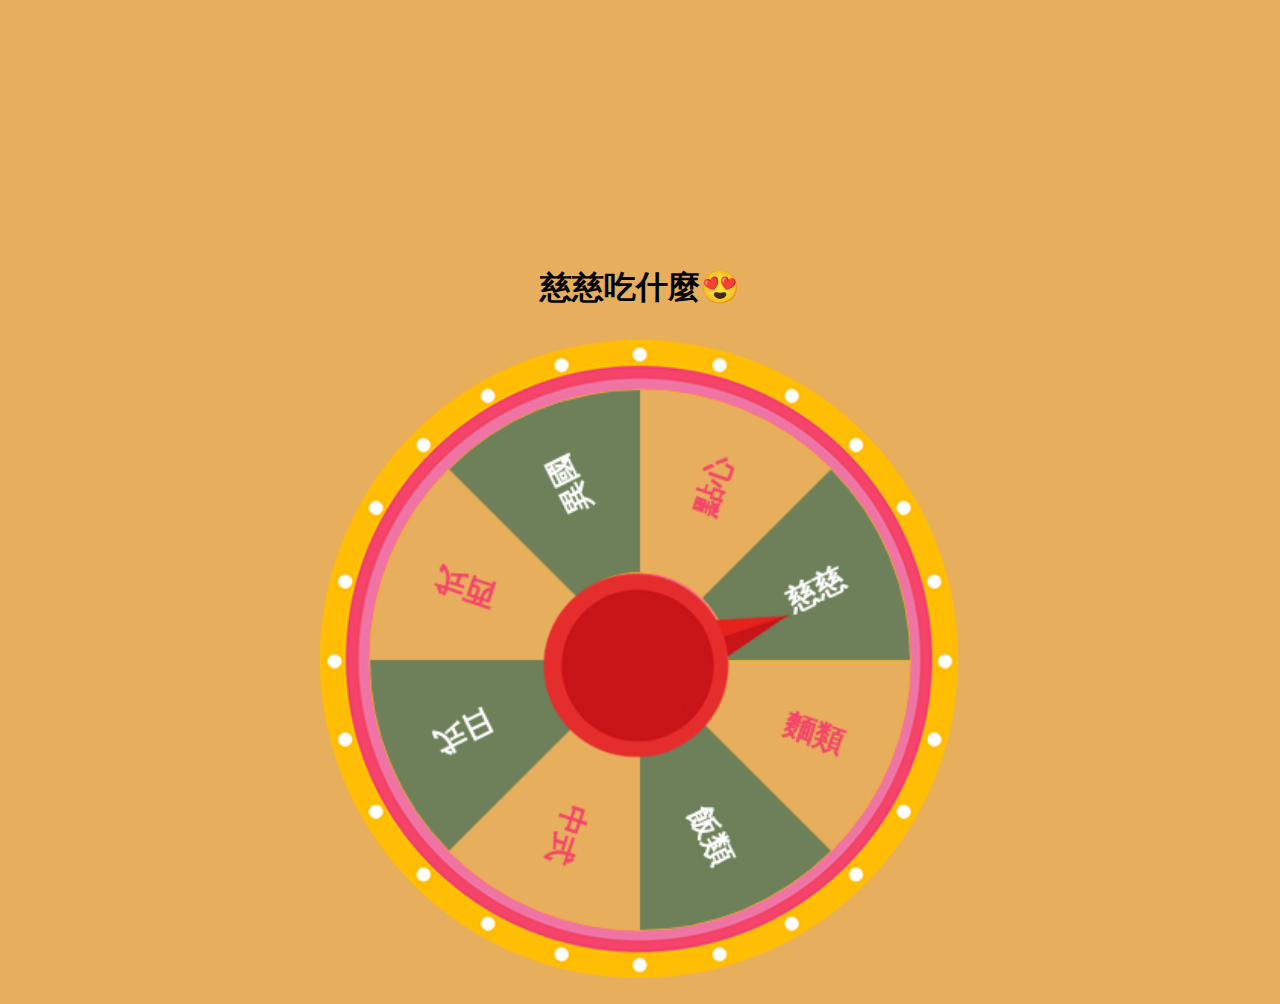
<file: love/food.html>
<!doctype html>
<html lang="en">

<head>
    <meta content="yes" name="apple-mobile-web-app-capable" />
    <meta content="yes" name="apple-touch-fullscreen" />
    <meta name="viewport" content="width=device-width, initial-scale=1, maximum-scale=1, user-scalable=no">
    <meta charset="UTF-8">
    <title>慈慈吃什麼</title>
    <link href="css/style.css" rel="stylesheet" type="text/css">
</head>

<body style="">
    <!-- main -->
    <div class="banner">
        <!--img src="images/title.png" alt="award rotation title" class="logo">-->
        <div style="text-align: center; margin-bottom: 20px; padding: 10px;"><H1>慈慈吃什麼😍</H1></div>
        <div class="turnplate">
            <canvas class="item" id="wheelcanvas" width="422px" height="422px"></canvas>
            <img class="pointer" src="images/turnplate-pointer2.png" alt="award rotation start" />
        </div>
    </div>

    <script type="text/javascript" src="js/zepto.min.js"></script>
    <script type="text/javascript" src="js/awardRotate.js"></script>
    <script type="text/javascript">

    // 轉盤區域
    var turnplate = {
        restaraunts: [], //大轉盤獎品名稱
        colors: [], //大轉盤獎品區塊對應背景顏色
        outsideRadius: 178, //大轉盤外圓的半徑
        textRadius: 145, //大轉盤獎品位置距離圓心的距離
        insideRadius: 58, //大轉盤內圓的半徑
        startAngle: 0, //開始角度

        bRotate: false //false:停止;ture:旋轉
    };

    $(document).ready(function() {
        //動態添加大轉盤的獎品與獎品區域背景顏色4927
        turnplate.restaraunts = ["麵類", "飯類", "中式", "日式", "西式", "異國", "點心", "慈慈"];
        turnplate.colors = ["#e7ae5d", "#6d8059", "#e7ae5d", "#6d8059", "#e7ae5d", "#6d8059", "#e7ae5d", "#6d8059"];


        var rotateTimeOut = function() {
            $('#wheelcanvas').rotate({
                angle: 0,
                animateTo: 2160,
                duration: 8000,
                callback: function() {
                    alert('喔NO~!');
                }
            });
        };

        //旋轉轉盤 item:獎品位置; txt：提示語;
        var rotateFn = function(item, txt) {
            var angles = item * (360 / turnplate.restaraunts.length) - (360 / (turnplate.restaraunts.length * 2)) - 72;
            if (angles < 270) {
                angles = 270 - angles;
            } else {
                angles = 360 - angles + 270;
            }
            $('#wheelcanvas').stopRotate();
            $('#wheelcanvas').rotate({
                angle: 0,
                animateTo: angles + 1800,
                duration: 8000,
                callback: function() {
                    //showMask();
                    alert('恭喜慈慈抽到: '+txt);
                    turnplate.bRotate = !turnplate.bRotate;
                }
            });
        };
        $('.pointer').click(function() {
            if (turnplate.bRotate) return;
            turnplate.bRotate = !turnplate.bRotate;
            //獲取隨機數
            var item = rnd(1, turnplate.restaraunts.length);
            //獎品數量等於10,指針落在對應獎品區域的中心角度[252, 216, 180, 144, 108, 72, 36, 360, 324, 288]
            rotateFn(item, turnplate.restaraunts[item - 1]);
        
        });
    });


    function rnd(n, m) {
        m = m + 1;
        var rnd = Math.floor(Math.random() * (m - n) + n);
        return rnd;
    }

    //頁面所有元素加載完畢後執行drawRouletteWheel()方法對轉盤進行渲染
    window.onload = function() {
        drawRouletteWheel();
    };

    function drawRouletteWheel() {
        var canvas = document.getElementById("wheelcanvas");
        if (canvas.getContext) {
            //根據獎品個數計算圓周角度
            var arc = Math.PI / (turnplate.restaraunts.length / 2);
            var ctx = canvas.getContext("2d");
            //在給定矩形內清空一個矩形
            //ctx.clearRect(0,0,422,422);
            //strokeStyle 屬性設置或返回用於筆觸的顏色、漸變或模式  
            ctx.strokeStyle = "#FFBE04";
            //font 屬性設置或返回畫布上文本內容的當前字體屬性
            ctx.font = '16px Microsoft YaHei';
            for (var i = 0; i < turnplate.restaraunts.length; i++) {
                var angle = turnplate.startAngle + i * arc;
                ctx.fillStyle = turnplate.colors[i];
                ctx.beginPath();
                //arc(x,y,r,起始角,結束角,繪制方向) 方法創建弧/曲線（用於創建圓或部分圓）    
                ctx.arc(211, 211, turnplate.outsideRadius, angle, angle + arc, false);
                ctx.arc(211, 211, turnplate.insideRadius, angle + arc, angle, true);
                ctx.stroke();
                ctx.fill();
                //鎖畫布(為了保存之前的畫布狀態)
                ctx.save();

                //----繪制獎品開始----
                ctx.fillStyle = "#fff";
                var text_allin = turnplate.restaraunts;
                console.log(text_allin.indexOf("8"));
                var text = turnplate.restaraunts[i];
                var line_height = 17;
                //translate方法重新映射畫布上的 (0,0) 位置
                ctx.translate(211 + Math.cos(angle + arc / 2) * turnplate.textRadius, 211 + Math.sin(angle + arc / 2) * turnplate.textRadius);
                console.log((angle + arc / 2 + Math.PI / 2));
                //rotate方法旋轉當前的繪圖
                ctx.rotate(angle + arc / 2 + Math.PI / 2 - 1.64); //-1.64定位

                /** 下面代碼根據獎品類型、獎品名稱長度渲染不同效果，如字體、顏色、圖片效果。(具體根據實際情況改變) **/
                if (text.length == 2 && i % 2 == 0) { //偶數位86
                    var texts = text.split("元");
                    texts[1] = "";
                    for (var j = 0; j < texts.length; j++) {
                        ctx.fillStyle = "#f4446a";
                        ctx.font = j == 0 ? 'bold 20px Microsoft YaHei' : 'bold 18px Microsoft YaHei';
                        ctx.textAlign = "center";
                        if (j == 0) {
                            ctx.fillText(texts[j], -ctx.measureText(texts[j]).width / 2, j * line_height + 6);
                        } else {
                            ctx.fillText(texts[j], 12, 5);
                        }
                    }
                } else if (text.length == 2 && i % 2 != 0) { //奇數位86
                    var texts = text.split("元");
                    texts[1] = "";
                    for (var j = 0; j < texts.length; j++) {
                        ctx.fillStyle = "#fff";
                        ctx.font = j == 0 ? 'bold 20px Microsoft YaHei' : 'bold 18px Microsoft YaHei';
                        ctx.textAlign = "center";
                        if (j == 0) {
                            ctx.fillText(texts[j], -ctx.measureText(texts[j]).width / 2, j * line_height + 6);
                        } else {
                            ctx.fillText(texts[j], 12, 5);
                        }
                    }
                } else if (i % 2 != 0) { //偶數位其他
                    var texts = text.split("元");
                    texts[2] = "";
                    for (var j = 0; j < texts.length; j++) {
                        ctx.font = j == 0 ? 'normal 28px Microsoft YaHei' : 'bold 18px Microsoft YaHei';
                        ctx.textAlign = "center";
                        if (j == 0) {
                            ctx.fillText(texts[j], -ctx.measureText(texts[j]).width / 2, j * line_height + 6);
                        } else {
                            ctx.fillText(texts[j], 12, 5);
                        }
                    }
                } else { //奇數位其他
                    var texts = text.split("元");
                    texts[2] = "";
                    ctx.fillStyle = "#f4446a";
                    for (var j = 0; j < texts.length; j++) {
                        ctx.font = j == 0 ? 'normal 28px Microsoft YaHei' : 'bold 18px Microsoft YaHei';
                        ctx.textAlign = "center";
                        if (j == 0) {
                            ctx.fillText(texts[j], -ctx.measureText(texts[j]).width / 2, j * line_height + 6);
                        } else {
                            ctx.fillText(texts[j], 12, 5);
                        }
                    }
                }
                //把當前畫布返回（調整）到上一個save()狀態之前 
                ctx.restore();
                //----繪制獎品結束----
            }
        }
    }
    </script>
</body>

</html>
</file>
<file: food/css/style.css>
﻿body,ul,ol,li,p,h1,h2,h3,h4,h5,h6,form,fieldset,table,td,img,div{margin:0;padding:0;border:0;}
ul,ol{list-style-type:none;}
select,input,img,select{vertical-align:middle;}
input{ font-size:12px;}
a{ text-decoration:none; color:#000;}
a:hover{color:#c00; text-decoration:none;}
.clear{clear:both;}

/* 转盘样式 */
body{background:#e7ae5d; background-size:cover;overflow-x:hidden;}
.banner{display:block;width:100%;margin-left:auto;margin-right:auto;margin-bottom: 20px; margin-top: 20%; position: relative; max-width: 640px;}
.banner .pointer{position: absolute;z-index: 9;  top: -20%; right: 3%; width: 68%;}
.banner .turnplate{display:block;width:100%;position:relative; background:url(../images/turnplate-bg.png) no-repeat 0 0;background-size:99.7% auto;}
.banner .turnplate canvas.item{width:100%;}
.banner .turnplate img.pointer{position:absolute;left:34.6%;top:36%;width:39%;}

.logo{ width: 100%; margin: 20px auto; text-align: center; border-radius: 10px 100px / 120px; }
</file>
<file: love/css/style.css>
﻿body,ul,ol,li,p,h1,h2,h3,h4,h5,h6,form,fieldset,table,td,img,div{margin:0;padding:0;border:0;}
ul,ol{list-style-type:none;}
select,input,img,select{vertical-align:middle;}
input{ font-size:12px;}
a{ text-decoration:none; color:#000;}
a:hover{color:#c00; text-decoration:none;}
.clear{clear:both;}

/* 转盘样式 */
body{background:#e7ae5d; background-size:cover;overflow-x:hidden;}
.banner{display:block;width:100%;margin-left:auto;margin-right:auto;margin-bottom: 20px; margin-top: 20%; position: relative; max-width: 640px;}
.banner .pointer{position: absolute;z-index: 9;  top: -20%; right: 3%; width: 68%;}
.banner .turnplate{display:block;width:100%;position:relative; background:url(../images/turnplate-bg.png) no-repeat 0 0;background-size:99.7% auto;}
.banner .turnplate canvas.item{width:100%;}
.banner .turnplate img.pointer{position:absolute;left:34.6%;top:36%;width:39%;}

.logo{ width: 100%; margin: 20px auto; text-align: center; border-radius: 10px 100px / 120px; }
</file>
